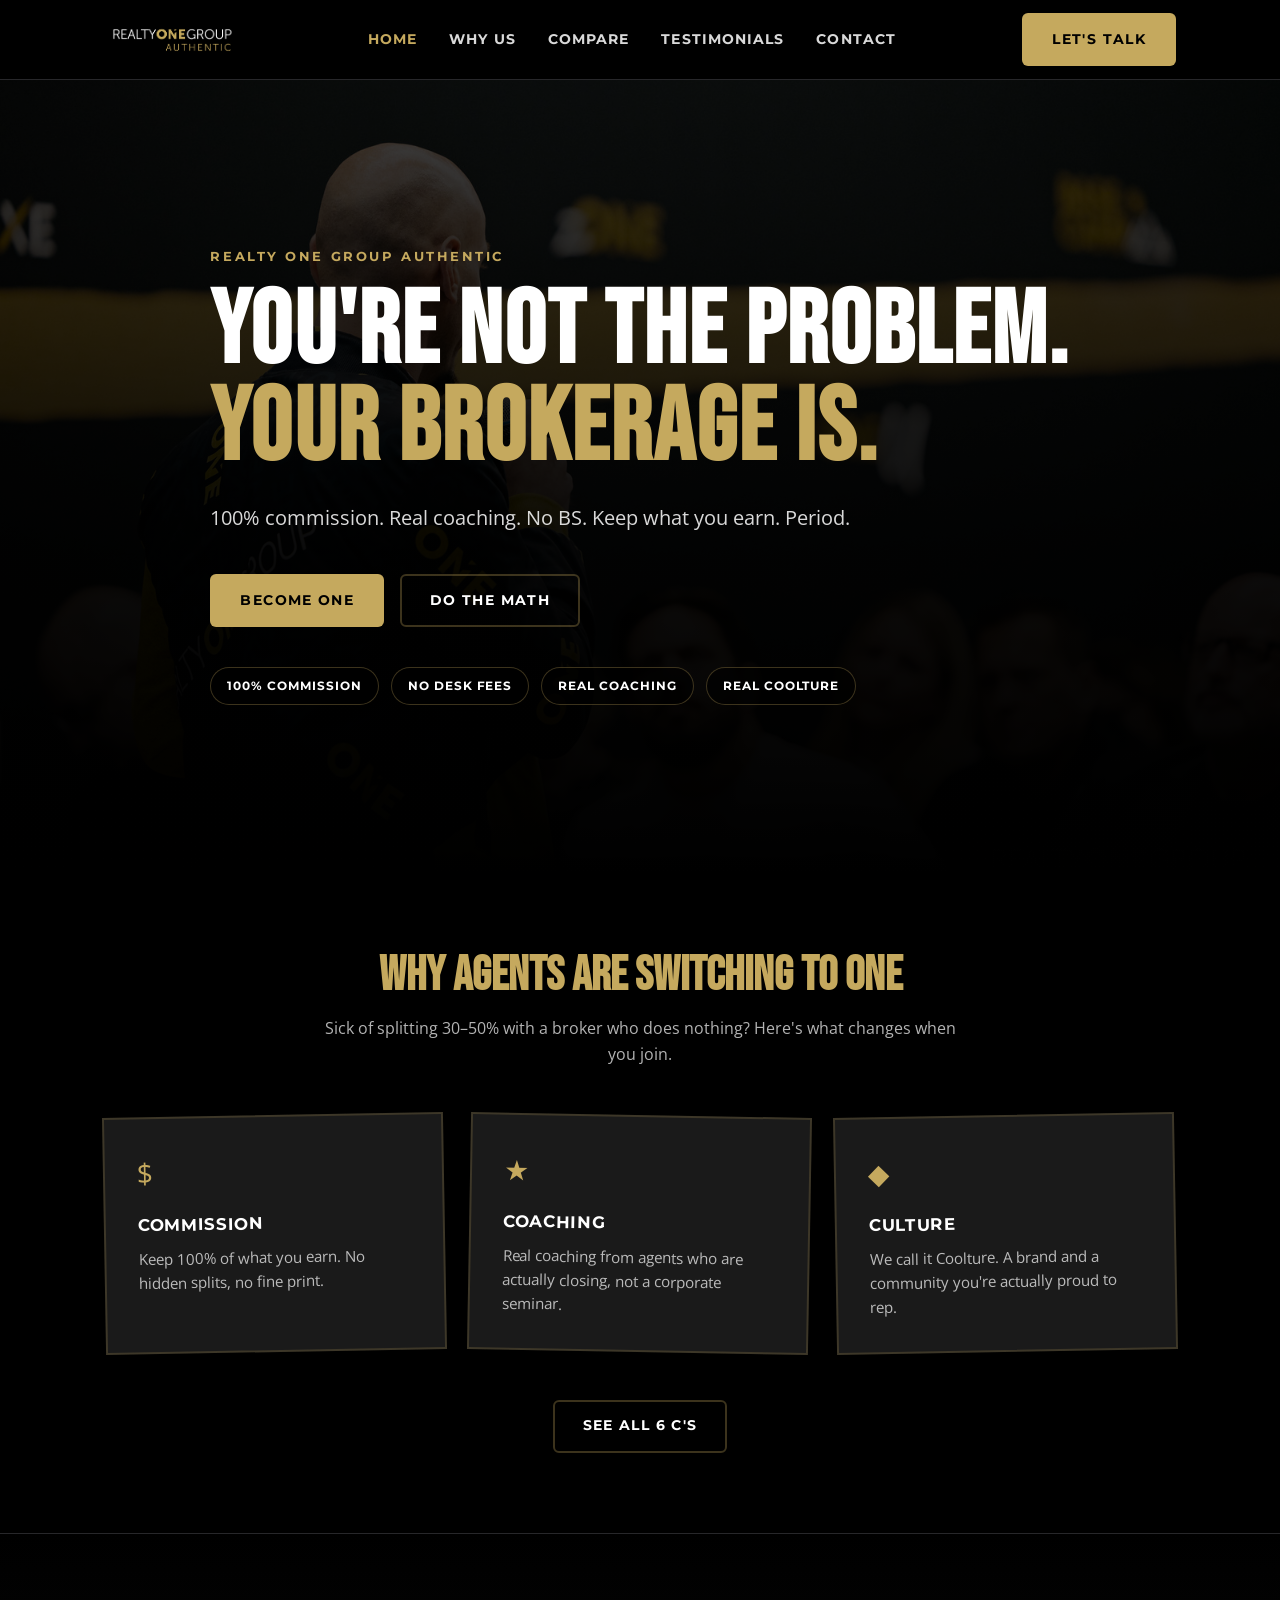
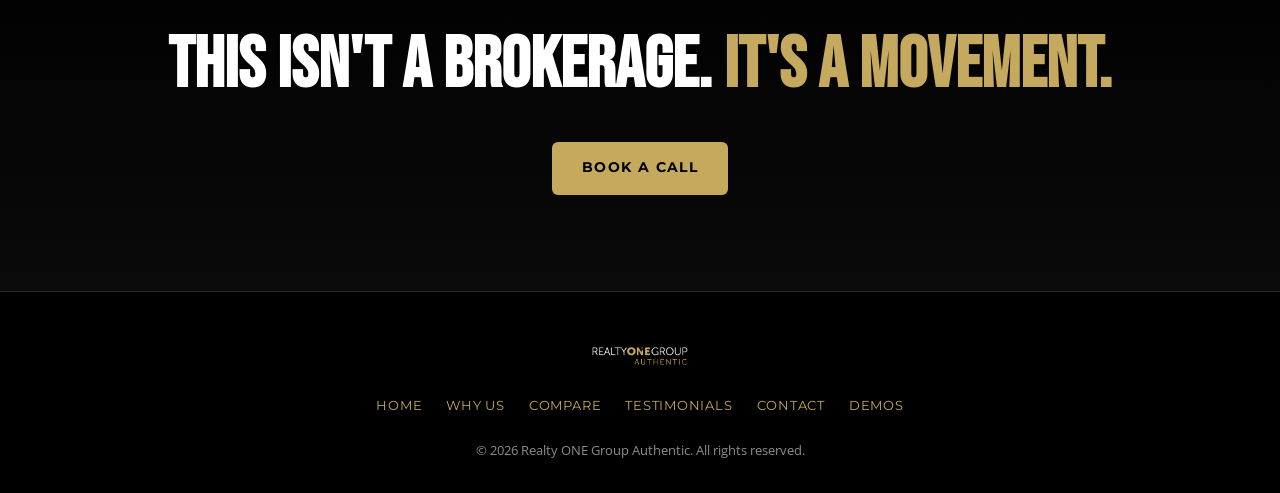
<file: index.html>
<!DOCTYPE html>
<html lang="en">
<head>
<meta charset="UTF-8">
<meta name="viewport" content="width=device-width, initial-scale=1.0">
<title>Realty ONE Group Authentic</title>
<meta name="description" content="100% commission. Real coaching. No BS. Realty ONE Group Authentic is recruiting agents who are done splitting their check with a brokerage that gives nothing back.">
<link rel="icon" href="assets/favicon.png">
<link rel="stylesheet" href="styles.css">
</head>
<body>

<header class="site-header">
  <div class="container">
    <a class="logo" href="index.html"><img src="assets/logo-authentic.png" alt="Realty ONE Group Authentic"></a>
    <nav class="site-nav">
      <a class="nav-link active" href="index.html">Home</a>
      <a class="nav-link" href="why-us.html">Why Us</a>
      <a class="nav-link" href="compare.html">Compare</a>
      <a class="nav-link" href="testimonials.html">Testimonials</a>
      <a class="nav-link" href="contact.html">Contact</a>
    </nav>
    <a class="btn btn-gold nav-desktop-cta" href="contact.html">Let's Talk</a>
    <button class="nav-toggle" aria-label="Toggle navigation">Menu</button>
  </div>
</header>

<section class="hero" style="background-image: url('assets/hero-basecamp.jpg');">
  <div class="container">
    <p class="eyebrow">Realty ONE Group Authentic</p>
    <h1 class="display">
      You're Not the Problem.
      <span class="gold-line">Your Brokerage Is.</span>
    </h1>
    <p class="lead">100% commission. Real coaching. No BS. Keep what you earn. Period.</p>
    <div class="cta-row">
      <a class="btn btn-gold" href="contact.html">Become One</a>
      <a class="btn btn-outline" href="compare.html">Do the Math</a>
    </div>
    <div class="pill-row">
      <span class="pill">100% Commission</span>
      <span class="pill">No Desk Fees</span>
      <span class="pill">Real Coaching</span>
      <span class="pill">Real Coolture</span>
    </div>
  </div>
</section>

<section>
  <div class="container">
    <div class="section-heading">
      <h2 class="display">Why Agents Are Switching to ONE</h2>
      <p>Sick of splitting 30&ndash;50% with a broker who does nothing? Here's what changes when you join.</p>
    </div>
    <div class="card-grid">
      <div class="feature-card">
        <div class="icon">&#36;</div>
        <h3>Commission</h3>
        <p>Keep 100% of what you earn. No hidden splits, no fine print.</p>
      </div>
      <div class="feature-card">
        <div class="icon">&#9733;</div>
        <h3>Coaching</h3>
        <p>Real coaching from agents who are actually closing, not a corporate seminar.</p>
      </div>
      <div class="feature-card">
        <div class="icon">&#9670;</div>
        <h3>Culture</h3>
        <p>We call it Coolture. A brand and a community you're actually proud to rep.</p>
      </div>
    </div>
    <div class="cta-row" style="justify-content:center; margin-top: 3rem;">
      <a class="btn btn-outline" href="why-us.html">See All 6 C's</a>
    </div>
  </div>
</section>

<section class="final-cta">
  <div class="container">
    <h2 class="display">This isn't a brokerage.<span class="gold-line"> It's a movement.</span></h2>
    <div class="cta-row">
      <a class="btn btn-gold" href="contact.html">Book a Call</a>
    </div>
  </div>
</section>

<footer class="site-footer">
  <div class="container">
    <div class="logo"><img src="assets/logo-authentic.png" alt="Realty ONE Group Authentic"></div>
    <nav>
      <a href="index.html">Home</a>
      <a href="why-us.html">Why Us</a>
      <a href="compare.html">Compare</a>
      <a href="testimonials.html">Testimonials</a>
      <a href="contact.html">Contact</a>
      <a href="demos/index.html">Demos</a>
    </nav>
    <p class="legal">&copy; 2026 Realty ONE Group Authentic. All rights reserved.</p>
  </div>
</footer>

<script src="nav.js"></script>
</body>
</html>
</file>
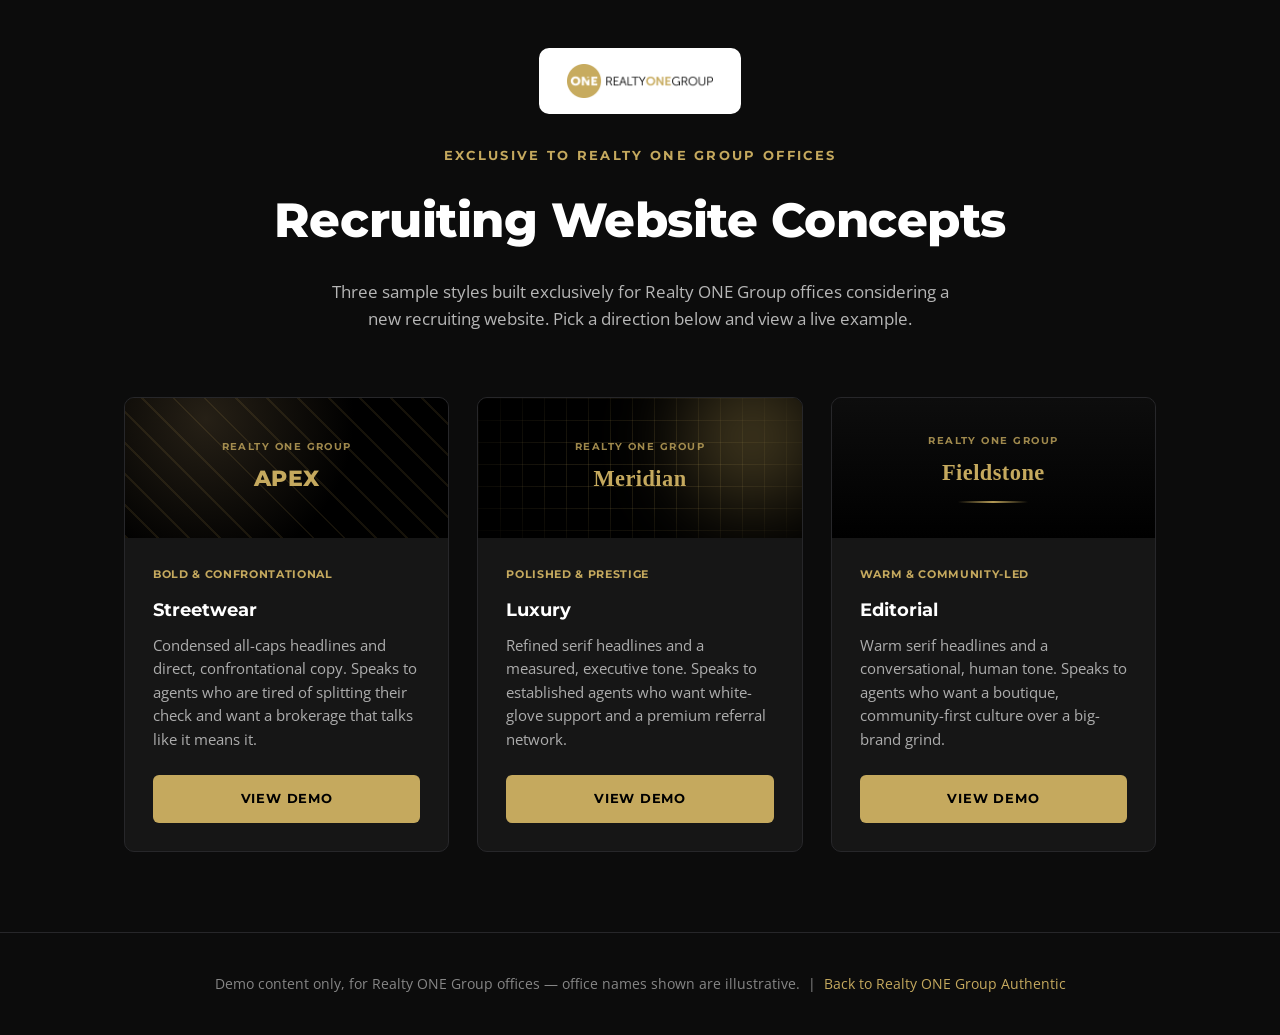
<file: demos/index.html>
<!DOCTYPE html>
<html lang="en">
<head>
<meta charset="UTF-8">
<meta name="viewport" content="width=device-width, initial-scale=1.0">
<title>Recruiting Website Demos | Realty ONE Group Authentic</title>
<meta name="description" content="Exclusive recruiting website concepts available to Realty ONE Group offices.">
<link rel="stylesheet" href="https://fonts.googleapis.com/css2?family=Montserrat:wght@500;600;700;800&family=Open+Sans:wght@400;600&display=swap">
<style>
  * { margin:0; padding:0; box-sizing:border-box; }
  body { background:#0c0c0c; color:#fff; font-family:'Open Sans', sans-serif; line-height:1.6; }
  img { max-width:100%; display:block; }
  a { color:inherit; text-decoration:none; }
  .container { max-width:1080px; margin:0 auto; padding:0 1.5rem; }
  header { padding:3rem 0 2rem; text-align:center; }
  .corp-logo-wrap { display:inline-flex; align-items:center; background:#fff; border-radius:10px; padding:1rem 1.75rem; margin-bottom:2rem; }
  .corp-logo { height:34px; }
  .eyebrow { font-family:'Montserrat',sans-serif; font-size:0.8rem; font-weight:700; letter-spacing:0.18em; text-transform:uppercase; color:#c5a95e; margin-bottom:1rem; }
  h1 { font-family:'Montserrat',sans-serif; font-weight:800; font-size:clamp(2rem,5vw,3rem); letter-spacing:-0.01em; }
  .lead { max-width:620px; margin:1.25rem auto 0; color:rgba(255,255,255,.7); font-size:1.05rem; }
  main { padding:2rem 0 5rem; }
  .grid { display:grid; grid-template-columns:repeat(auto-fit,minmax(280px,1fr)); gap:1.75rem; }
  .demo-card { background:#161616; border:1px solid #27272a; border-radius:10px; overflow:hidden; display:flex; flex-direction:column; transition:border-color .2s; }
  .demo-card:hover { border-color:#c5a95e; }
  .swatch { position:relative; overflow:hidden; height:140px; display:flex; flex-direction:column; align-items:center; justify-content:center; gap:0.35rem; }
  .swatch > * { position:relative; z-index:1; }
  .swatch small { font-family:'Montserrat',sans-serif; font-size:0.65rem; font-weight:700; letter-spacing:0.14em; text-transform:uppercase; color:#c5a95e; opacity:0.8; }
  .swatch b { font-size:1.4rem; letter-spacing:0.02em; color:#c5a95e; }

  /* Streetwear: diagonal gold stripes over a radial spotlight */
  .swatch.streetwear { background: radial-gradient(circle at 25% 15%, #262016 0%, #000 55%); }
  .swatch.streetwear::before { content:''; position:absolute; inset:-20%; background:repeating-linear-gradient(45deg, rgba(216,178,92,.1) 0px, rgba(216,178,92,.1) 2px, transparent 2px, transparent 22px); }
  .swatch.streetwear b { font-family:'Montserrat',sans-serif; font-weight:800; text-transform:uppercase; }

  /* Luxury: gold grid + soft blur orb */
  .swatch.luxury { background:#000; }
  .swatch.luxury::before { content:''; position:absolute; inset:0; background-image: linear-gradient(rgba(197,169,94,.14) 1px, transparent 1px), linear-gradient(90deg, rgba(197,169,94,.14) 1px, transparent 1px); background-size:22px 22px; mask-image: radial-gradient(ellipse 70% 80% at 50% 50%, #000 30%, transparent 100%); }
  .swatch.luxury::after { content:''; position:absolute; width:220px; height:220px; border-radius:50%; background:radial-gradient(circle, rgba(197,169,94,.4), transparent 70%); filter:blur(30px); top:-70px; right:-60px; }
  .swatch.luxury b { font-family:Georgia, serif; }

  /* Editorial: gradient divider bar on a soft vertical wash */
  .swatch.editorial { background:linear-gradient(180deg, #0d0d0d 0%, #000 100%); flex-direction:column; }
  .swatch.editorial b { font-family:Georgia, serif; }
  .swatch.editorial .bar { width:70px; height:2px; background:linear-gradient(90deg, transparent, rgba(197,169,94,.9), transparent); margin-top:0.3rem; }
  .demo-body { padding:1.75rem; display:flex; flex-direction:column; flex:1; }
  .demo-body h3 { font-family:'Montserrat',sans-serif; font-weight:700; font-size:1.1rem; margin-bottom:0.6rem; }
  .demo-body p { color:rgba(255,255,255,.65); font-size:0.92rem; flex:1; }
  .demo-body .tag { display:inline-block; font-family:'Montserrat',sans-serif; font-size:0.7rem; font-weight:700; letter-spacing:0.06em; text-transform:uppercase; color:#c5a95e; margin-bottom:0.75rem; }
  .btn { display:inline-flex; align-items:center; justify-content:center; gap:0.5rem; font-family:'Montserrat',sans-serif; font-weight:700; font-size:0.8rem; letter-spacing:0.06em; text-transform:uppercase; padding:0.85rem 1.5rem; border-radius:6px; background:#c5a95e; color:#000; margin-top:1.5rem; }
  footer { padding:2.5rem 0; text-align:center; border-top:1px solid #27272a; color:rgba(255,255,255,.5); font-size:0.85rem; }
  footer a { color:#c5a95e; }
</style>
</head>
<body>

<header>
  <div class="container">
    <div class="corp-logo-wrap"><img class="corp-logo" src="../assets/realty-one-group-corporate-logo.png" alt="Realty ONE Group"></div>
    <p class="eyebrow">Exclusive to Realty ONE Group Offices</p>
    <h1>Recruiting Website Concepts</h1>
    <p class="lead">Three sample styles built exclusively for Realty ONE Group offices considering a new recruiting website. Pick a direction below and view a live example.</p>
  </div>
</header>

<main>
  <div class="container">
    <div class="grid">

      <div class="demo-card">
        <div class="swatch streetwear"><small>Realty ONE Group</small><b>Apex</b></div>
        <div class="demo-body">
          <span class="tag">Bold &amp; Confrontational</span>
          <h3>Streetwear</h3>
          <p>Condensed all-caps headlines and direct, confrontational copy. Speaks to agents who are tired of splitting their check and want a brokerage that talks like it means it.</p>
          <a class="btn" href="streetwear/index.html">View Demo</a>
        </div>
      </div>

      <div class="demo-card">
        <div class="swatch luxury"><small>Realty ONE Group</small><b>Meridian</b></div>
        <div class="demo-body">
          <span class="tag">Polished &amp; Prestige</span>
          <h3>Luxury</h3>
          <p>Refined serif headlines and a measured, executive tone. Speaks to established agents who want white-glove support and a premium referral network.</p>
          <a class="btn" href="luxury/index.html">View Demo</a>
        </div>
      </div>

      <div class="demo-card">
        <div class="swatch editorial"><small>Realty ONE Group</small><b>Fieldstone</b><div class="bar"></div></div>
        <div class="demo-body">
          <span class="tag">Warm &amp; Community-Led</span>
          <h3>Editorial</h3>
          <p>Warm serif headlines and a conversational, human tone. Speaks to agents who want a boutique, community-first culture over a big-brand grind.</p>
          <a class="btn" href="editorial/index.html">View Demo</a>
        </div>
      </div>

    </div>
  </div>
</main>

<footer>
  <div class="container">
    Demo content only, for Realty ONE Group offices &mdash; office names shown are illustrative. &nbsp;|&nbsp; <a href="../index.html">Back to Realty ONE Group Authentic</a>
  </div>
</footer>

</body>
</html>
</file>
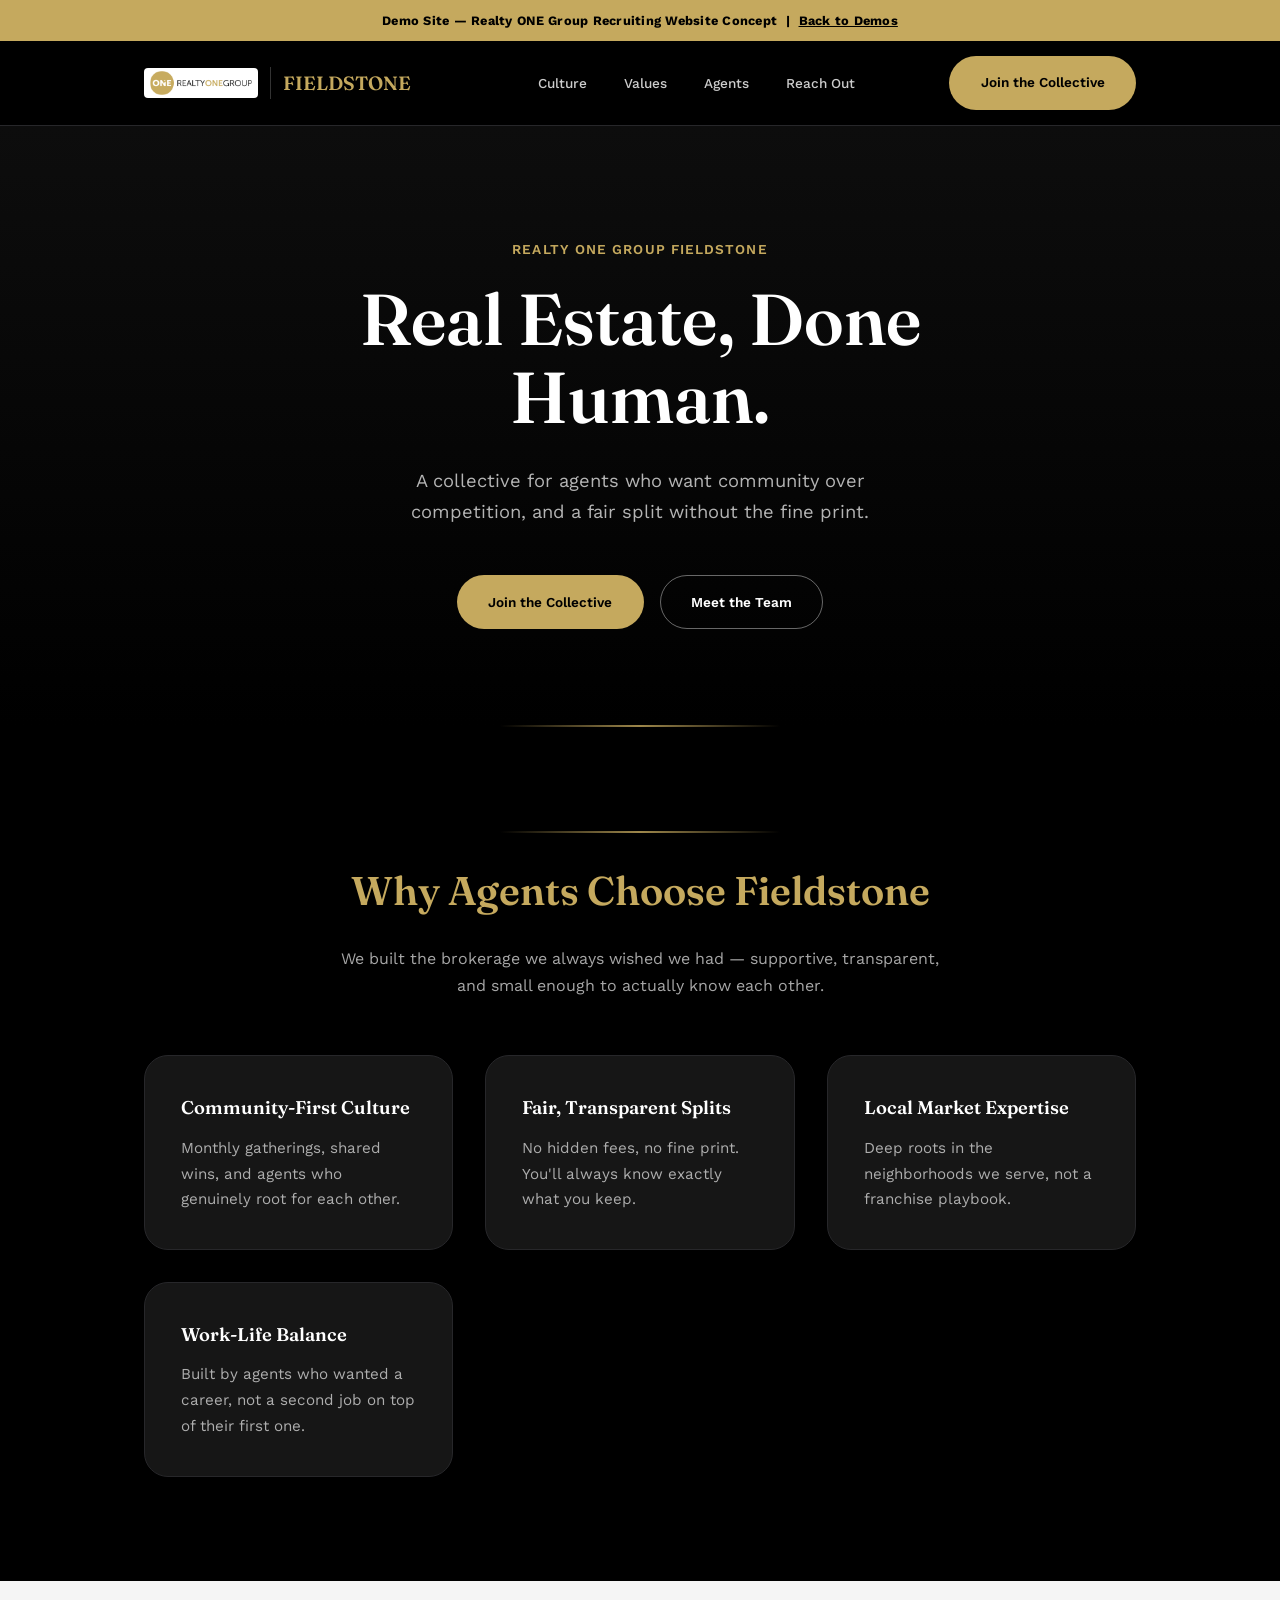
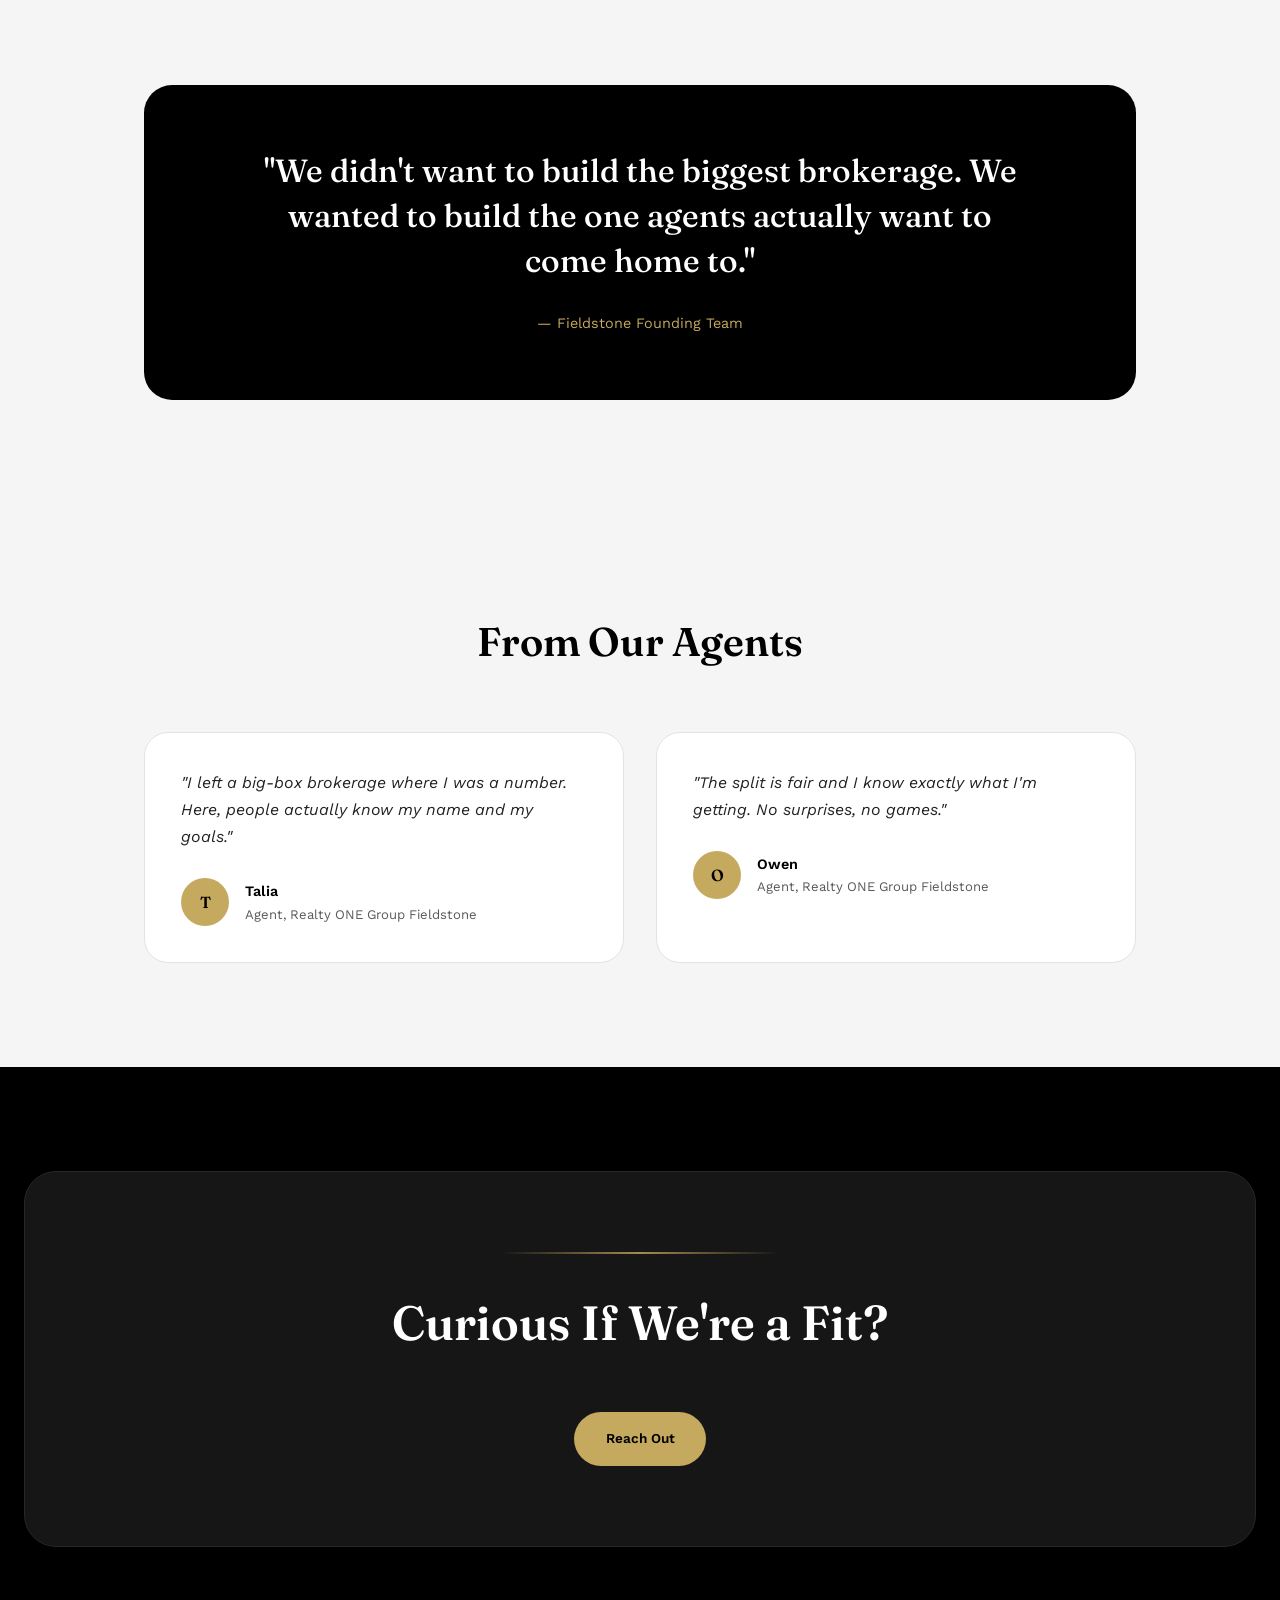
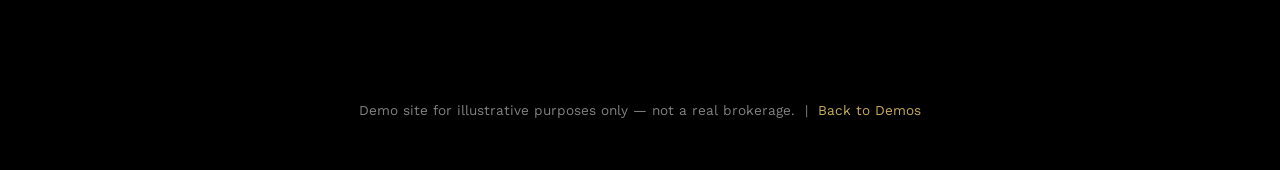
<file: demos/editorial/index.html>
<!DOCTYPE html>
<html lang="en">
<head>
<meta charset="UTF-8">
<meta name="viewport" content="width=device-width, initial-scale=1.0">
<title>Realty ONE Group Fieldstone — Recruiting Site Demo</title>
<meta name="description" content="Demo recruiting website for Realty ONE Group offices: warm, community-first tone in black and gold.">
<link rel="stylesheet" href="https://fonts.googleapis.com/css2?family=Fraunces:opsz,wght@9..144,500;9..144,600&family=Work+Sans:wght@400;500;600&display=swap">
<style>
  * { margin:0; padding:0; box-sizing:border-box; }
  body { background:#000; color:#fff; font-family:'Work Sans', sans-serif; line-height:1.7; }
  img { max-width:100%; display:block; }
  a { color:inherit; text-decoration:none; }
  .container { max-width:1040px; margin:0 auto; padding:0 1.5rem; }
  .demo-banner { background:#c5a95e; color:#000; text-align:center; padding:0.6rem 1rem; font-size:0.8rem; font-weight:700; letter-spacing:0.02em; }
  .demo-banner a { text-decoration:underline; }
  header { position:sticky; top:0; z-index:50; background:#000; border-bottom:1px solid #27272a; }
  header .container { height:84px; display:flex; align-items:center; justify-content:space-between; }
  .logo-lockup { display:flex; align-items:center; gap:0.75rem; }
  .logo-lockup img { height:30px; background:#fff; border-radius:4px; padding:0.2rem 0.4rem; }
  .logo-lockup .suffix { font-family:'Fraunces',serif; font-weight:600; font-size:1.2rem; color:#c5a95e; border-left:1px solid #333; padding-left:0.75rem; }
  nav a { font-size:0.85rem; font-weight:500; color:rgba(255,255,255,.8); margin-left:2rem; }
  nav a:hover { color:#c5a95e; }
  .btn { display:inline-flex; align-items:center; gap:0.5rem; font-size:0.85rem; font-weight:600; padding:0.9rem 1.9rem; border-radius:999px; border:1px solid transparent; }
  .btn-gold { background:#c5a95e; color:#000; }
  .btn-outline { border-color:rgba(255,255,255,.4); color:#fff; }

  /* Gradient divider bars — Fieldstone's signature texture */
  .divider-bar { height:2px; max-width:280px; margin:0 auto; background:linear-gradient(90deg, transparent, rgba(197,169,94,.8), transparent); }

  .hero { padding:7rem 0 6rem; background: linear-gradient(180deg, #0d0d0d 0%, #000 100%); text-align:center; }
  .eyebrow { font-size:0.85rem; font-weight:600; letter-spacing:0.08em; text-transform:uppercase; color:#c5a95e; margin-bottom:1.25rem; }
  h1 { font-family:'Fraunces',serif; font-weight:600; font-size:clamp(2.5rem,6vw,4.5rem); line-height:1.08; max-width:780px; margin:0 auto; }
  .lead { font-size:1.15rem; color:rgba(255,255,255,.7); max-width:540px; margin:1.75rem auto 0; }
  .cta-row { display:flex; gap:1rem; flex-wrap:wrap; justify-content:center; margin-top:3rem; }
  section { padding:6.5rem 0; }
  .section-heading { max-width:600px; margin:0 auto 3.5rem; text-align:center; }
  .section-heading .divider-bar { margin-bottom:1.5rem; }
  .section-heading h2 { font-family:'Fraunces',serif; font-weight:600; font-size:clamp(1.9rem,3.5vw,2.5rem); color:#c5a95e; }
  .section-heading p { margin-top:1.25rem; color:rgba(255,255,255,.65); }
  .grid { display:grid; grid-template-columns:repeat(auto-fit,minmax(230px,1fr)); gap:2rem; }
  .card { background:#161616; border:1px solid #27272a; border-radius:24px; padding:2.25rem; }
  .card h3 { font-family:'Fraunces',serif; font-weight:600; font-size:1.15rem; margin-bottom:0.75rem; }
  .card p { color:rgba(255,255,255,.65); font-size:0.95rem; }
  .pull-quote-section { background:#f5f5f5; }
  .pull-quote { background:#000; color:#fff; border-radius:28px; padding:4rem 3rem; text-align:center; }
  .pull-quote p { font-family:'Fraunces',serif; font-weight:500; font-size:clamp(1.4rem,3vw,2rem); line-height:1.4; max-width:760px; margin:0 auto; }
  .pull-quote span { display:block; margin-top:1.75rem; font-family:'Work Sans',sans-serif; font-size:0.9rem; color:#c5a95e; }
  .testi-section { background:#f5f5f5; color:#000; }
  .testi-section .section-heading h2 { color:#000; }
  .testi-section .section-heading p { color:#595959; }
  .testi { background:#fff; border:1px solid #e3e3e3; border-radius:24px; padding:2.25rem; }
  .testi .quote { font-style:italic; color:#222; margin-bottom:1.75rem; }
  .avatar { width:48px; height:48px; border-radius:50%; background:#c5a95e; color:#000; font-family:'Fraunces',serif; font-weight:600; display:flex; align-items:center; justify-content:center; }
  .agent-row { display:flex; align-items:center; gap:1rem; }
  .name { font-weight:600; font-size:0.9rem; color:#000; }
  .role { font-size:0.82rem; color:#595959; }
  .final { text-align:center; background:#161616; border:1px solid #27272a; border-radius:32px; margin:0 1.5rem; padding:5rem 2rem; }
  .final h2 { font-family:'Fraunces',serif; font-weight:600; font-size:clamp(2rem,4.5vw,3rem); }
  .final .cta-row { justify-content:center; }
  footer { padding:3rem 0; text-align:center; color:rgba(255,255,255,.5); font-size:0.85rem; }
  footer a { color:#c5a95e; }
  @media (max-width:780px){ nav { display:none; } }
</style>
</head>
<body>

<div class="demo-banner">Demo Site &mdash; Realty ONE Group Recruiting Website Concept &nbsp;|&nbsp; <a href="../index.html">Back to Demos</a></div>

<header>
  <div class="container">
    <div class="logo-lockup"><img src="../../assets/realty-one-group-corporate-logo.png" alt="Realty ONE Group"><span class="suffix">FIELDSTONE</span></div>
    <nav>
      <a href="#culture">Culture</a>
      <a href="#values">Values</a>
      <a href="#agents">Agents</a>
      <a href="#join">Reach Out</a>
    </nav>
    <a class="btn btn-gold" href="#join">Join the Collective</a>
  </div>
</header>

<section class="hero">
  <div class="container">
    <p class="eyebrow">Realty ONE Group Fieldstone</p>
    <h1>Real Estate, Done Human.</h1>
    <p class="lead">A collective for agents who want community over competition, and a fair split without the fine print.</p>
    <div class="cta-row">
      <a class="btn btn-gold" href="#join">Join the Collective</a>
      <a class="btn btn-outline" href="#culture">Meet the Team</a>
    </div>
  </div>
</section>

<div class="divider-bar"></div>

<section id="culture">
  <div class="container">
    <div class="section-heading">
      <div class="divider-bar"></div>
      <h2>Why Agents Choose Fieldstone</h2>
      <p>We built the brokerage we always wished we had &mdash; supportive, transparent, and small enough to actually know each other.</p>
    </div>
    <div class="grid">
      <div class="card"><h3>Community-First Culture</h3><p>Monthly gatherings, shared wins, and agents who genuinely root for each other.</p></div>
      <div class="card"><h3>Fair, Transparent Splits</h3><p>No hidden fees, no fine print. You'll always know exactly what you keep.</p></div>
      <div class="card"><h3>Local Market Expertise</h3><p>Deep roots in the neighborhoods we serve, not a franchise playbook.</p></div>
      <div class="card"><h3>Work-Life Balance</h3><p>Built by agents who wanted a career, not a second job on top of their first one.</p></div>
    </div>
  </div>
</section>

<section id="values" class="pull-quote-section">
  <div class="container">
    <div class="pull-quote">
      <p>"We didn't want to build the biggest brokerage. We wanted to build the one agents actually want to come home to."</p>
      <span>&mdash; Fieldstone Founding Team</span>
    </div>
  </div>
</section>

<section id="agents" class="testi-section">
  <div class="container">
    <div class="section-heading">
      <h2>From Our Agents</h2>
    </div>
    <div class="grid">
      <div class="testi">
        <p class="quote">"I left a big-box brokerage where I was a number. Here, people actually know my name and my goals."</p>
        <div class="agent-row"><div class="avatar">T</div><div><div class="name">Talia</div><div class="role">Agent, Realty ONE Group Fieldstone</div></div></div>
      </div>
      <div class="testi">
        <p class="quote">"The split is fair and I know exactly what I'm getting. No surprises, no games."</p>
        <div class="agent-row"><div class="avatar">O</div><div><div class="name">Owen</div><div class="role">Agent, Realty ONE Group Fieldstone</div></div></div>
      </div>
    </div>
  </div>
</section>

<section id="join">
  <div class="final">
    <div class="divider-bar" style="margin-bottom:1.75rem;"></div>
    <h2>Curious If We're a Fit?</h2>
    <div class="cta-row">
      <a class="btn btn-gold" href="mailto:demo@example.com">Reach Out</a>
    </div>
  </div>
</section>

<footer>
  Demo site for illustrative purposes only &mdash; not a real brokerage. &nbsp;|&nbsp; <a href="../index.html">Back to Demos</a>
</footer>

</body>
</html>
</file>
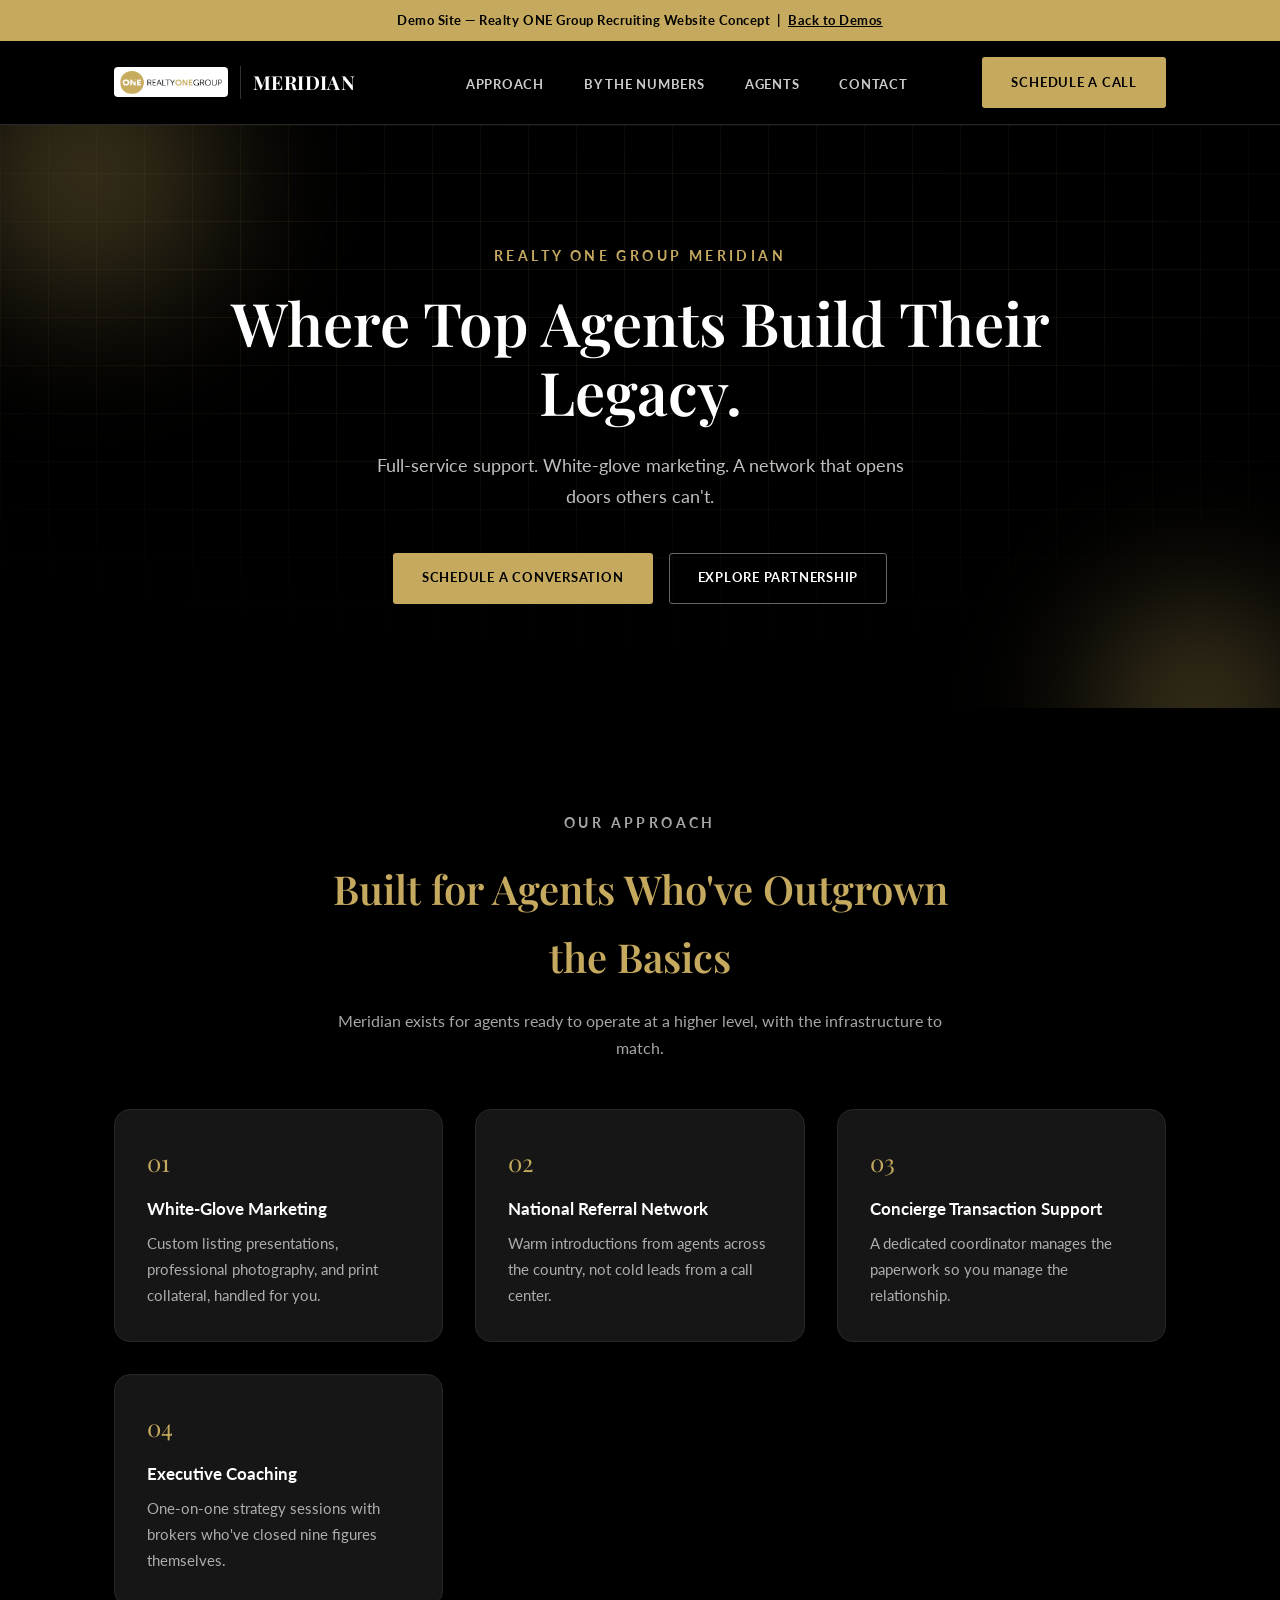
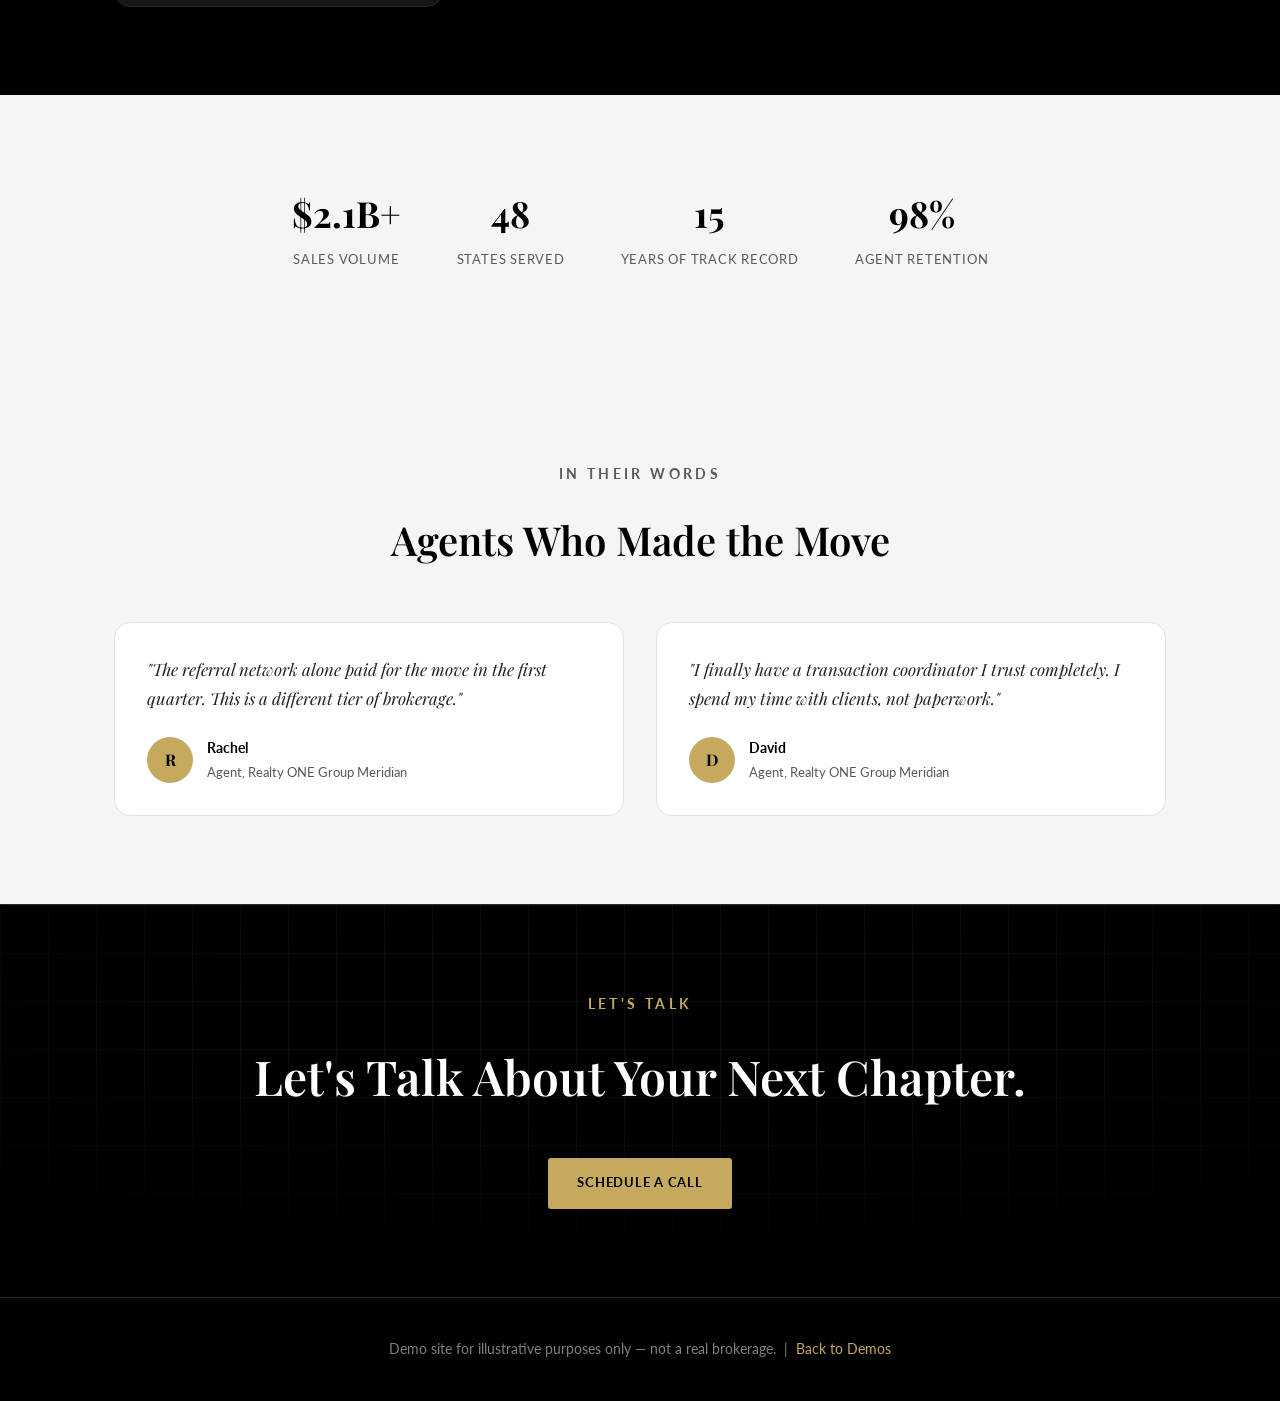
<file: demos/luxury/index.html>
<!DOCTYPE html>
<html lang="en">
<head>
<meta charset="UTF-8">
<meta name="viewport" content="width=device-width, initial-scale=1.0">
<title>Realty ONE Group Meridian — Recruiting Site Demo</title>
<meta name="description" content="Demo recruiting website for Realty ONE Group offices: polished black-and-gold luxury style.">
<link rel="stylesheet" href="https://fonts.googleapis.com/css2?family=Playfair+Display:wght@500;600;700&family=Lato:wght@400;700&display=swap">
<style>
  * { margin:0; padding:0; box-sizing:border-box; }
  body { background:#000; color:#fff; font-family:'Lato', sans-serif; line-height:1.7; }
  img { max-width:100%; display:block; }
  a { color:inherit; text-decoration:none; }
  .container { max-width:1100px; margin:0 auto; padding:0 1.5rem; position:relative; z-index:1; }
  .demo-banner { background:#c5a95e; color:#000; text-align:center; padding:0.6rem 1rem; font-size:0.8rem; font-weight:700; letter-spacing:0.04em; }
  .demo-banner a { text-decoration:underline; }
  header { position:sticky; top:0; z-index:50; height:84px; background:#000; border-bottom:1px solid #27272a; }
  header .container { height:100%; display:flex; align-items:center; justify-content:space-between; }
  .logo-lockup { display:flex; align-items:center; gap:0.75rem; }
  .logo-lockup img { height:30px; background:#fff; border-radius:4px; padding:0.2rem 0.4rem; }
  .logo-lockup .suffix { font-family:'Playfair Display',serif; font-weight:700; letter-spacing:0.02em; font-size:1.2rem; color:#fff; border-left:1px solid #333; padding-left:0.75rem; }
  nav a { font-size:0.8rem; font-weight:700; letter-spacing:0.06em; text-transform:uppercase; color:rgba(255,255,255,.8); margin-left:2.25rem; }
  nav a:hover { color:#c5a95e; }
  .btn { display:inline-flex; align-items:center; gap:0.5rem; font-size:0.8rem; font-weight:700; letter-spacing:0.06em; text-transform:uppercase; padding:0.85rem 1.75rem; border-radius:3px; border:1px solid transparent; }
  .btn-gold { background:#c5a95e; color:#000; }
  .btn-outline-white { border-color:rgba(255,255,255,.4); color:#fff; }

  /* Gold grid + blur orbs — Meridian's signature texture */
  .grid-texture { position:relative; overflow:hidden; }
  .grid-texture::before {
    content:''; position:absolute; inset:0; z-index:0;
    background-image:
      linear-gradient(rgba(197,169,94,.08) 1px, transparent 1px),
      linear-gradient(90deg, rgba(197,169,94,.08) 1px, transparent 1px);
    background-size: 48px 48px;
    mask-image: radial-gradient(ellipse 80% 60% at 50% 30%, #000 40%, transparent 100%);
  }
  .orb { position:absolute; border-radius:50%; background:radial-gradient(circle, rgba(197,169,94,.35), transparent 70%); filter:blur(50px); z-index:0; }
  .orb-1 { width:420px; height:420px; top:-160px; left:-120px; }
  .orb-2 { width:360px; height:360px; bottom:-180px; right:-100px; }

  .hero { position:relative; padding:7.5rem 0 6.5rem; background:#000; color:#fff; text-align:center; }
  .eyebrow { font-size:0.85rem; font-weight:700; letter-spacing:0.25em; text-transform:uppercase; color:#c5a95e; margin-bottom:1.25rem; }
  h1 { font-family:'Playfair Display',serif; font-weight:600; font-size:clamp(2.25rem,5.5vw,3.75rem); line-height:1.15; max-width:820px; margin:0 auto; }
  .lead { font-size:1.15rem; color:rgba(255,255,255,.75); max-width:560px; margin:1.5rem auto 0; }
  .cta-row { display:flex; gap:1rem; flex-wrap:wrap; justify-content:center; margin-top:2.5rem; }
  section { padding:5.5rem 0; position:relative; }
  .section-heading { text-align:center; max-width:620px; margin:0 auto 3rem; }
  .section-heading h2 { font-family:'Playfair Display',serif; font-weight:600; font-size:clamp(1.9rem,3.5vw,2.5rem); color:#c5a95e; }
  .section-heading p { margin-top:1rem; color:rgba(255,255,255,.65); }
  .grid { display:grid; grid-template-columns:repeat(auto-fit,minmax(240px,1fr)); gap:2rem; }
  .card { padding:2rem; background:#161616; border:1px solid #27272a; border-radius:16px; }
  .card .num { font-family:'Playfair Display',serif; font-size:1.5rem; color:#c5a95e; margin-bottom:0.75rem; }
  .card h3 { font-size:1.05rem; font-weight:700; margin-bottom:0.5rem; }
  .card p { color:rgba(255,255,255,.65); font-size:0.95rem; }
  .stats-band { background:#f5f5f5; color:#000; }
  .stats-band .section-heading h2 { color:#000; }
  .stats-band .section-heading p { color:#595959; }
  .stats { display:flex; flex-wrap:wrap; justify-content:center; gap:3.5rem; text-align:center; }
  .stat b { display:block; font-family:'Playfair Display',serif; font-size:2.25rem; color:#000; }
  .stat span { font-size:0.8rem; letter-spacing:0.06em; text-transform:uppercase; color:#595959; }
  .testi-section { background:#f5f5f5; color:#000; }
  .testi-section .section-heading h2 { color:#000; }
  .testi-section .section-heading p { color:#595959; }
  .testi { background:#fff; border:1px solid #e3e3e3; border-radius:16px; padding:2rem; }
  .testi .quote { font-family:'Playfair Display',serif; font-style:italic; color:#222; margin-bottom:1.5rem; font-size:1.05rem; }
  .avatar { width:46px; height:46px; border-radius:50%; background:#c5a95e; color:#000; font-family:'Playfair Display',serif; font-weight:700; display:flex; align-items:center; justify-content:center; }
  .agent-row { display:flex; align-items:center; gap:0.9rem; }
  .name { font-weight:700; font-size:0.9rem; color:#000; }
  .role { font-size:0.82rem; color:#595959; }
  .final { background:#000; color:#fff; text-align:center; border-top:1px solid #27272a; }
  .final h2 { font-family:'Playfair Display',serif; font-weight:600; font-size:clamp(1.9rem,4vw,3rem); }
  footer { padding:2.5rem 0; text-align:center; color:rgba(255,255,255,.5); font-size:0.85rem; border-top:1px solid #27272a; }
  footer a { color:#c5a95e; }
  @media (max-width:780px){ nav { display:none; } }
</style>
</head>
<body>

<div class="demo-banner">Demo Site &mdash; Realty ONE Group Recruiting Website Concept &nbsp;|&nbsp; <a href="../index.html">Back to Demos</a></div>

<header>
  <div class="container">
    <div class="logo-lockup"><img src="../../assets/realty-one-group-corporate-logo.png" alt="Realty ONE Group"><span class="suffix">MERIDIAN</span></div>
    <nav>
      <a href="#approach">Approach</a>
      <a href="#numbers">By the Numbers</a>
      <a href="#agents">Agents</a>
      <a href="#join">Contact</a>
    </nav>
    <a class="btn btn-gold" href="#join">Schedule a Call</a>
  </div>
</header>

<section class="hero grid-texture">
  <div class="orb orb-1"></div>
  <div class="orb orb-2"></div>
  <div class="container">
    <p class="eyebrow">Realty ONE Group Meridian</p>
    <h1>Where Top Agents Build Their Legacy.</h1>
    <p class="lead">Full-service support. White-glove marketing. A network that opens doors others can't.</p>
    <div class="cta-row">
      <a class="btn btn-gold" href="#join">Schedule a Conversation</a>
      <a class="btn btn-outline-white" href="#approach">Explore Partnership</a>
    </div>
  </div>
</section>

<section id="approach">
  <div class="container">
    <div class="section-heading">
      <p class="eyebrow">Our Approach</p>
      <h2>Built for Agents Who've Outgrown the Basics</h2>
      <p>Meridian exists for agents ready to operate at a higher level, with the infrastructure to match.</p>
    </div>
    <div class="grid">
      <div class="card"><div class="num">01</div><h3>White-Glove Marketing</h3><p>Custom listing presentations, professional photography, and print collateral, handled for you.</p></div>
      <div class="card"><div class="num">02</div><h3>National Referral Network</h3><p>Warm introductions from agents across the country, not cold leads from a call center.</p></div>
      <div class="card"><div class="num">03</div><h3>Concierge Transaction Support</h3><p>A dedicated coordinator manages the paperwork so you manage the relationship.</p></div>
      <div class="card"><div class="num">04</div><h3>Executive Coaching</h3><p>One-on-one strategy sessions with brokers who've closed nine figures themselves.</p></div>
    </div>
  </div>
</section>

<section id="numbers" class="stats-band">
  <div class="container">
    <div class="stats">
      <div class="stat"><b>$2.1B+</b><span>Sales Volume</span></div>
      <div class="stat"><b>48</b><span>States Served</span></div>
      <div class="stat"><b>15</b><span>Years of Track Record</span></div>
      <div class="stat"><b>98%</b><span>Agent Retention</span></div>
    </div>
  </div>
</section>

<section id="agents" class="testi-section">
  <div class="container">
    <div class="section-heading">
      <p class="eyebrow">In Their Words</p>
      <h2>Agents Who Made the Move</h2>
    </div>
    <div class="grid">
      <div class="testi">
        <p class="quote">"The referral network alone paid for the move in the first quarter. This is a different tier of brokerage."</p>
        <div class="agent-row"><div class="avatar">R</div><div><div class="name">Rachel</div><div class="role">Agent, Realty ONE Group Meridian</div></div></div>
      </div>
      <div class="testi">
        <p class="quote">"I finally have a transaction coordinator I trust completely. I spend my time with clients, not paperwork."</p>
        <div class="agent-row"><div class="avatar">D</div><div><div class="name">David</div><div class="role">Agent, Realty ONE Group Meridian</div></div></div>
      </div>
    </div>
  </div>
</section>

<section class="final grid-texture" id="join">
  <div class="container">
    <p class="eyebrow">Let's Talk</p>
    <h2>Let's Talk About Your Next Chapter.</h2>
    <div class="cta-row">
      <a class="btn btn-gold" href="mailto:demo@example.com">Schedule a Call</a>
    </div>
  </div>
</section>

<footer>
  Demo site for illustrative purposes only &mdash; not a real brokerage. &nbsp;|&nbsp; <a href="../index.html">Back to Demos</a>
</footer>

</body>
</html>
</file>
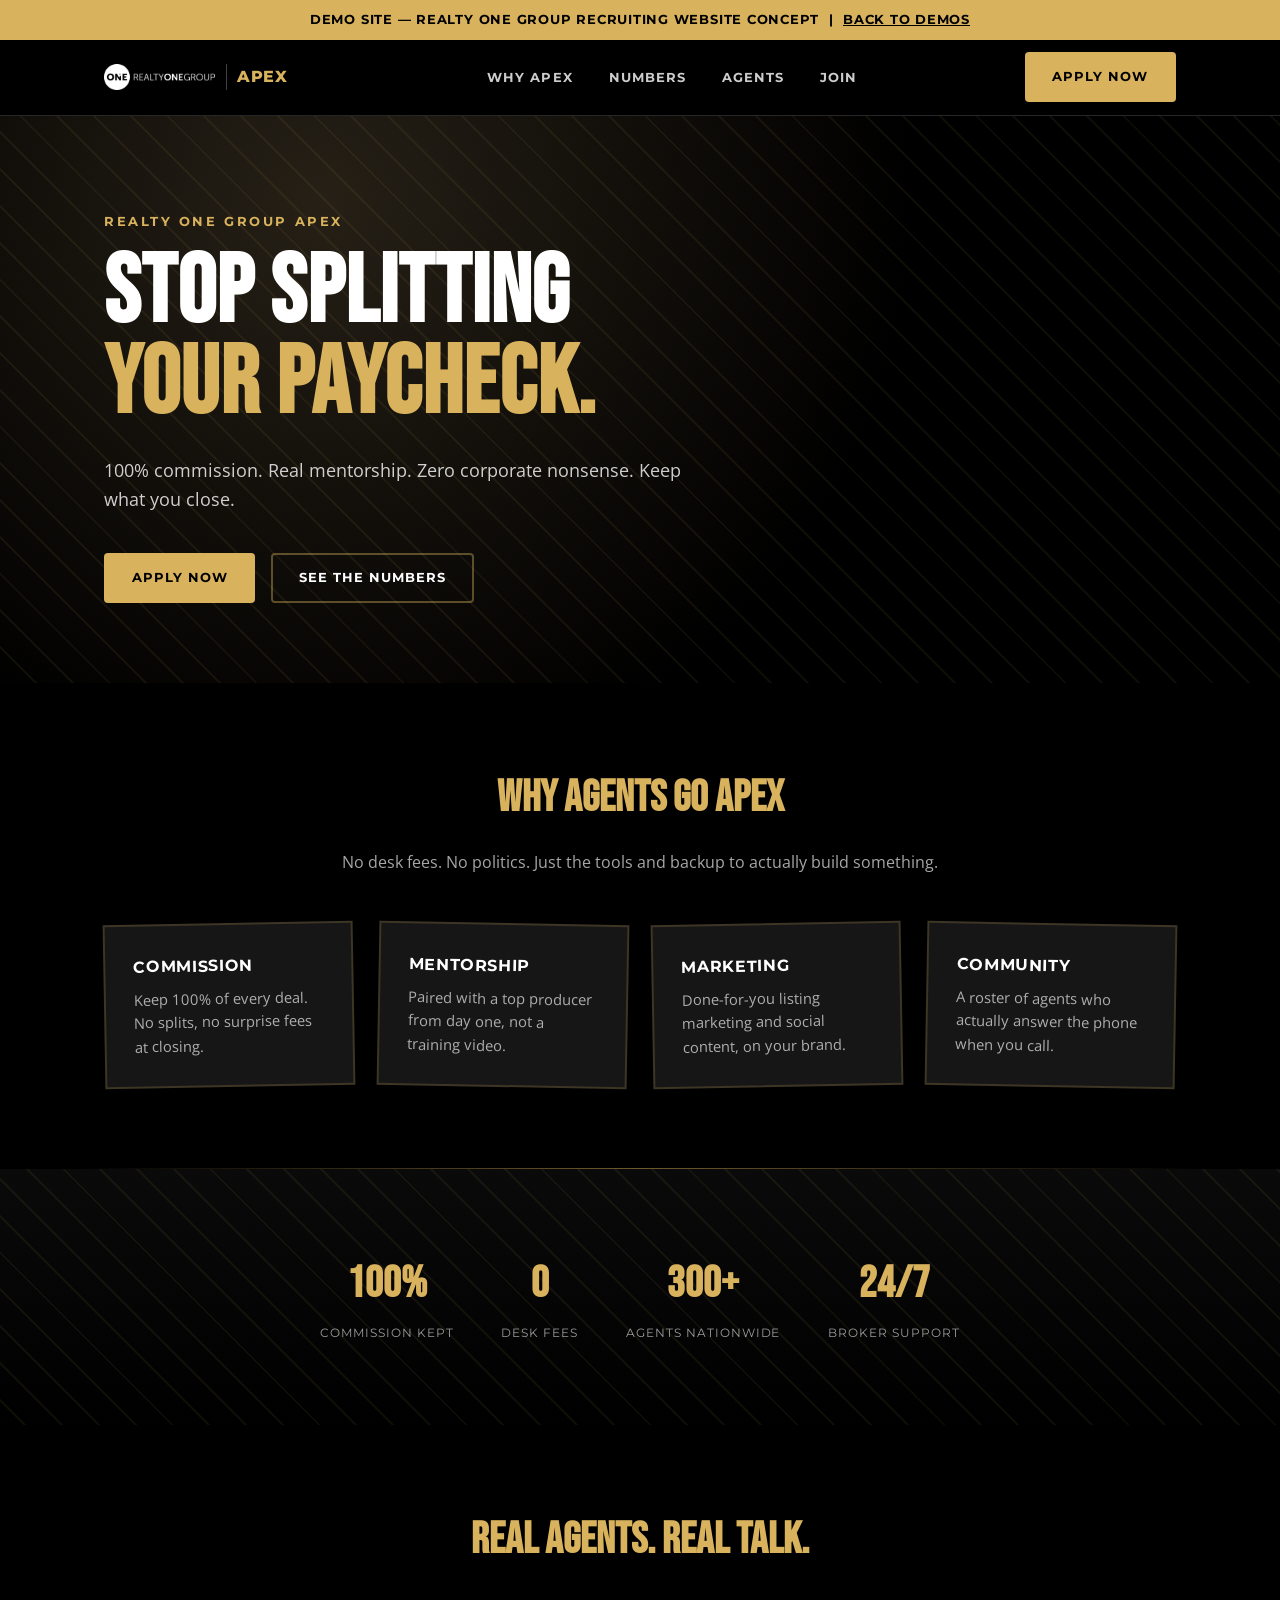
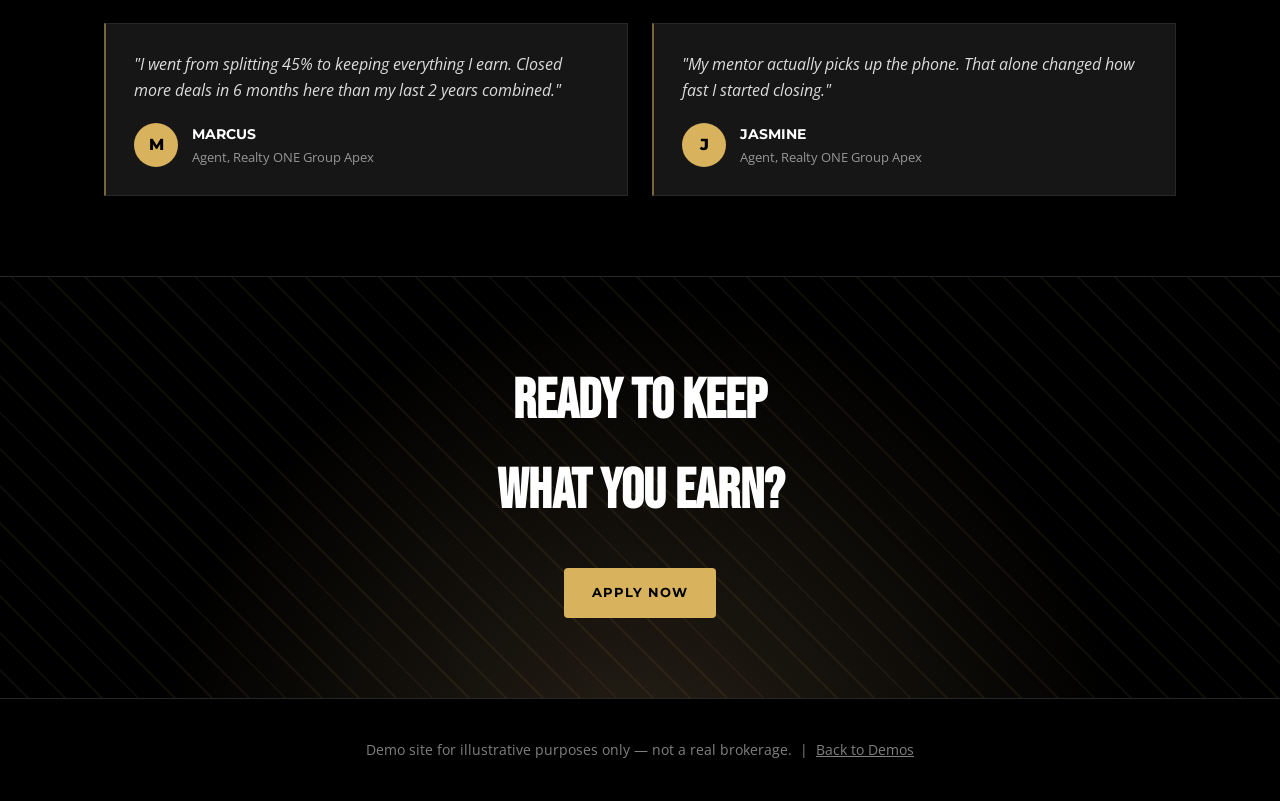
<file: demos/streetwear/index.html>
<!DOCTYPE html>
<html lang="en">
<head>
<meta charset="UTF-8">
<meta name="viewport" content="width=device-width, initial-scale=1.0">
<title>Realty ONE Group Apex — Recruiting Site Demo</title>
<meta name="description" content="Demo recruiting website for Realty ONE Group offices: bold, black-and-gold streetwear style.">
<link rel="stylesheet" href="https://fonts.googleapis.com/css2?family=Bebas+Neue&family=Montserrat:wght@600;700;800&family=Open+Sans:wght@400;600&display=swap">
<style>
  * { margin:0; padding:0; box-sizing:border-box; }
  body { background:#000; color:#fff; font-family:'Open Sans', sans-serif; line-height:1.6; }
  img { max-width:100%; display:block; }
  a { color:inherit; text-decoration:none; }
  .container { max-width:1120px; margin:0 auto; padding:0 1.5rem; position:relative; z-index:1; }
  .demo-banner { background:#d8b25c; color:#000; text-align:center; padding:0.6rem 1rem; font-family:'Montserrat',sans-serif; font-weight:700; font-size:0.8rem; letter-spacing:0.06em; text-transform:uppercase; }
  .demo-banner a { text-decoration:underline; }
  header { position:sticky; top:0; z-index:50; height:76px; background:#000; border-bottom:1px solid #27272a; }
  header .container { height:100%; display:flex; align-items:center; justify-content:space-between; }
  .logo-lockup { display:flex; align-items:center; gap:0.65rem; }
  .logo-lockup img { height:26px; filter:brightness(0) invert(1); }
  .logo-lockup .suffix { font-family:'Montserrat',sans-serif; font-weight:800; letter-spacing:0.04em; font-size:1rem; color:#d8b25c; border-left:1px solid rgba(255,255,255,.25); padding-left:0.65rem; }
  nav a { font-family:'Montserrat',sans-serif; font-size:0.8rem; font-weight:700; letter-spacing:0.08em; text-transform:uppercase; color:rgba(255,255,255,.8); margin-left:2rem; }
  nav a:hover { color:#d8b25c; }
  .btn { display:inline-flex; align-items:center; gap:0.5rem; font-family:'Montserrat',sans-serif; font-weight:700; font-size:0.8rem; letter-spacing:0.08em; text-transform:uppercase; padding:0.8rem 1.6rem; border-radius:4px; border:2px solid transparent; }
  .btn-gold { background:#d8b25c; color:#000; }
  .btn-outline { border-color:rgba(216,178,92,.4); color:#fff; }

  /* Diagonal gold stripes — Apex's signature texture */
  .stripes { position:relative; overflow:hidden; }
  .stripes::before {
    content:''; position:absolute; inset:-20%; z-index:0;
    background: repeating-linear-gradient(45deg, rgba(216,178,92,.07) 0px, rgba(216,178,92,.07) 2px, transparent 2px, transparent 26px);
  }

  .hero { position:relative; padding:6rem 0 5rem; background: radial-gradient(circle at 25% 15%, #262016 0%, #000 55%), radial-gradient(circle at 90% 90%, #1a1a1a 0%, #000 60%); }
  .eyebrow { font-family:'Montserrat',sans-serif; font-size:0.8rem; font-weight:700; letter-spacing:0.2em; text-transform:uppercase; color:#d8b25c; margin-bottom:1rem; }
  h1 { font-family:'Bebas Neue',sans-serif; text-transform:uppercase; font-size:clamp(2.75rem,8vw,6rem); line-height:0.95; letter-spacing:0.01em; }
  h1 .gold { color:#d8b25c; display:block; }
  .lead { font-size:1.15rem; color:rgba(255,255,255,.8); max-width:600px; margin-top:1.5rem; }
  .cta-row { display:flex; gap:1rem; flex-wrap:wrap; margin-top:2.5rem; }
  section { padding:5rem 0; position:relative; }
  .section-heading { text-align:center; max-width:600px; margin:0 auto 3rem; }
  .section-heading h2 { font-family:'Bebas Neue',sans-serif; text-transform:uppercase; font-size:clamp(2rem,4vw,2.75rem); color:#d8b25c; }
  .section-heading p { margin-top:1rem; color:rgba(255,255,255,.65); }
  .grid { display:grid; grid-template-columns:repeat(auto-fit,minmax(230px,1fr)); gap:2rem 1.5rem; }
  .card { background:#161616; border:2px solid rgba(216,178,92,.2); padding:1.75rem; border-radius:0; transition:border-color .2s, transform .2s; }
  .card:nth-child(odd) { transform:rotate(-1deg); }
  .card:nth-child(even) { transform:rotate(1deg); }
  .card:hover { border-color:#d8b25c; }
  .card h3 { font-family:'Montserrat',sans-serif; text-transform:uppercase; font-size:1rem; letter-spacing:0.04em; margin-bottom:0.5rem; }
  .card p { color:rgba(255,255,255,.65); font-size:0.92rem; }
  .stats-section { background: linear-gradient(180deg, #0a0a0a 0%, #000 100%); }
  .stats { display:flex; flex-wrap:wrap; justify-content:center; gap:3rem; text-align:center; }
  .stat b { display:block; font-family:'Bebas Neue',sans-serif; font-size:2.75rem; color:#d8b25c; }
  .stat span { font-family:'Montserrat',sans-serif; font-size:0.75rem; letter-spacing:0.08em; text-transform:uppercase; color:rgba(255,255,255,.6); }
  .divider { height:1px; max-width:1120px; margin:0 auto; background:linear-gradient(90deg, transparent, rgba(216,178,92,.5), transparent); }
  .testi { background:#161616; border:1px solid #27272a; border-radius:0; padding:1.75rem; border-left:2px solid rgba(216,178,92,.5); }
  .testi .quote { font-style:italic; color:rgba(255,255,255,.85); margin-bottom:1.25rem; }
  .avatar { width:44px; height:44px; border-radius:50%; background:#d8b25c; color:#000; font-family:'Montserrat',sans-serif; font-weight:800; display:flex; align-items:center; justify-content:center; }
  .agent-row { display:flex; align-items:center; gap:0.85rem; }
  .name { font-family:'Montserrat',sans-serif; font-weight:700; font-size:0.9rem; text-transform:uppercase; }
  .role { font-size:0.8rem; color:rgba(255,255,255,.55); }
  .final { text-align:center; border-top:1px solid #27272a; background: radial-gradient(circle at 50% 120%, #262016 0%, #000 60%); }
  .final h2 { font-family:'Bebas Neue',sans-serif; text-transform:uppercase; font-size:clamp(2rem,5vw,3.5rem); }
  footer { padding:2.5rem 0; text-align:center; border-top:1px solid #27272a; color:rgba(255,255,255,.5); font-size:0.85rem; }
  @media (max-width:780px){ nav { display:none; } }
</style>
</head>
<body>

<div class="demo-banner">Demo Site &mdash; Realty ONE Group Recruiting Website Concept &nbsp;|&nbsp; <a href="../index.html">Back to Demos</a></div>

<header>
  <div class="container">
    <div class="logo-lockup"><img src="../../assets/realty-one-group-corporate-logo.png" alt="Realty ONE Group"><span class="suffix">APEX</span></div>
    <nav>
      <a href="#why">Why Apex</a>
      <a href="#numbers">Numbers</a>
      <a href="#agents">Agents</a>
      <a href="#join">Join</a>
    </nav>
    <a class="btn btn-gold" href="#join">Apply Now</a>
  </div>
</header>

<section class="hero stripes">
  <div class="container">
    <p class="eyebrow">Realty ONE Group Apex</p>
    <h1>Stop Splitting<span class="gold">Your Paycheck.</span></h1>
    <p class="lead">100% commission. Real mentorship. Zero corporate nonsense. Keep what you close.</p>
    <div class="cta-row">
      <a class="btn btn-gold" href="#join">Apply Now</a>
      <a class="btn btn-outline" href="#numbers">See the Numbers</a>
    </div>
  </div>
</section>

<section id="why">
  <div class="container">
    <div class="section-heading">
      <h2>Why Agents Go Apex</h2>
      <p>No desk fees. No politics. Just the tools and backup to actually build something.</p>
    </div>
    <div class="grid">
      <div class="card"><h3>Commission</h3><p>Keep 100% of every deal. No splits, no surprise fees at closing.</p></div>
      <div class="card"><h3>Mentorship</h3><p>Paired with a top producer from day one, not a training video.</p></div>
      <div class="card"><h3>Marketing</h3><p>Done-for-you listing marketing and social content, on your brand.</p></div>
      <div class="card"><h3>Community</h3><p>A roster of agents who actually answer the phone when you call.</p></div>
    </div>
  </div>
</section>

<div class="divider"></div>

<section id="numbers" class="stats-section stripes">
  <div class="container">
    <div class="stats">
      <div class="stat"><b>100%</b><span>Commission Kept</span></div>
      <div class="stat"><b>0</b><span>Desk Fees</span></div>
      <div class="stat"><b>300+</b><span>Agents Nationwide</span></div>
      <div class="stat"><b>24/7</b><span>Broker Support</span></div>
    </div>
  </div>
</section>

<section id="agents">
  <div class="container">
    <div class="section-heading">
      <h2>Real Agents. Real Talk.</h2>
    </div>
    <div class="grid">
      <div class="testi">
        <p class="quote">"I went from splitting 45% to keeping everything I earn. Closed more deals in 6 months here than my last 2 years combined."</p>
        <div class="agent-row"><div class="avatar">M</div><div><div class="name">Marcus</div><div class="role">Agent, Realty ONE Group Apex</div></div></div>
      </div>
      <div class="testi">
        <p class="quote">"My mentor actually picks up the phone. That alone changed how fast I started closing."</p>
        <div class="agent-row"><div class="avatar">J</div><div><div class="name">Jasmine</div><div class="role">Agent, Realty ONE Group Apex</div></div></div>
      </div>
    </div>
  </div>
</section>

<section class="final stripes" id="join">
  <div class="container">
    <h2>Ready to Keep<span class="gold" style="display:block;">What You Earn?</span></h2>
    <div class="cta-row" style="justify-content:center; margin-top:2rem;">
      <a class="btn btn-gold" href="mailto:demo@example.com">Apply Now</a>
    </div>
  </div>
</section>

<footer>
  Demo site for illustrative purposes only &mdash; not a real brokerage. &nbsp;|&nbsp; <a href="../index.html" style="text-decoration:underline;">Back to Demos</a>
</footer>

</body>
</html>
</file>
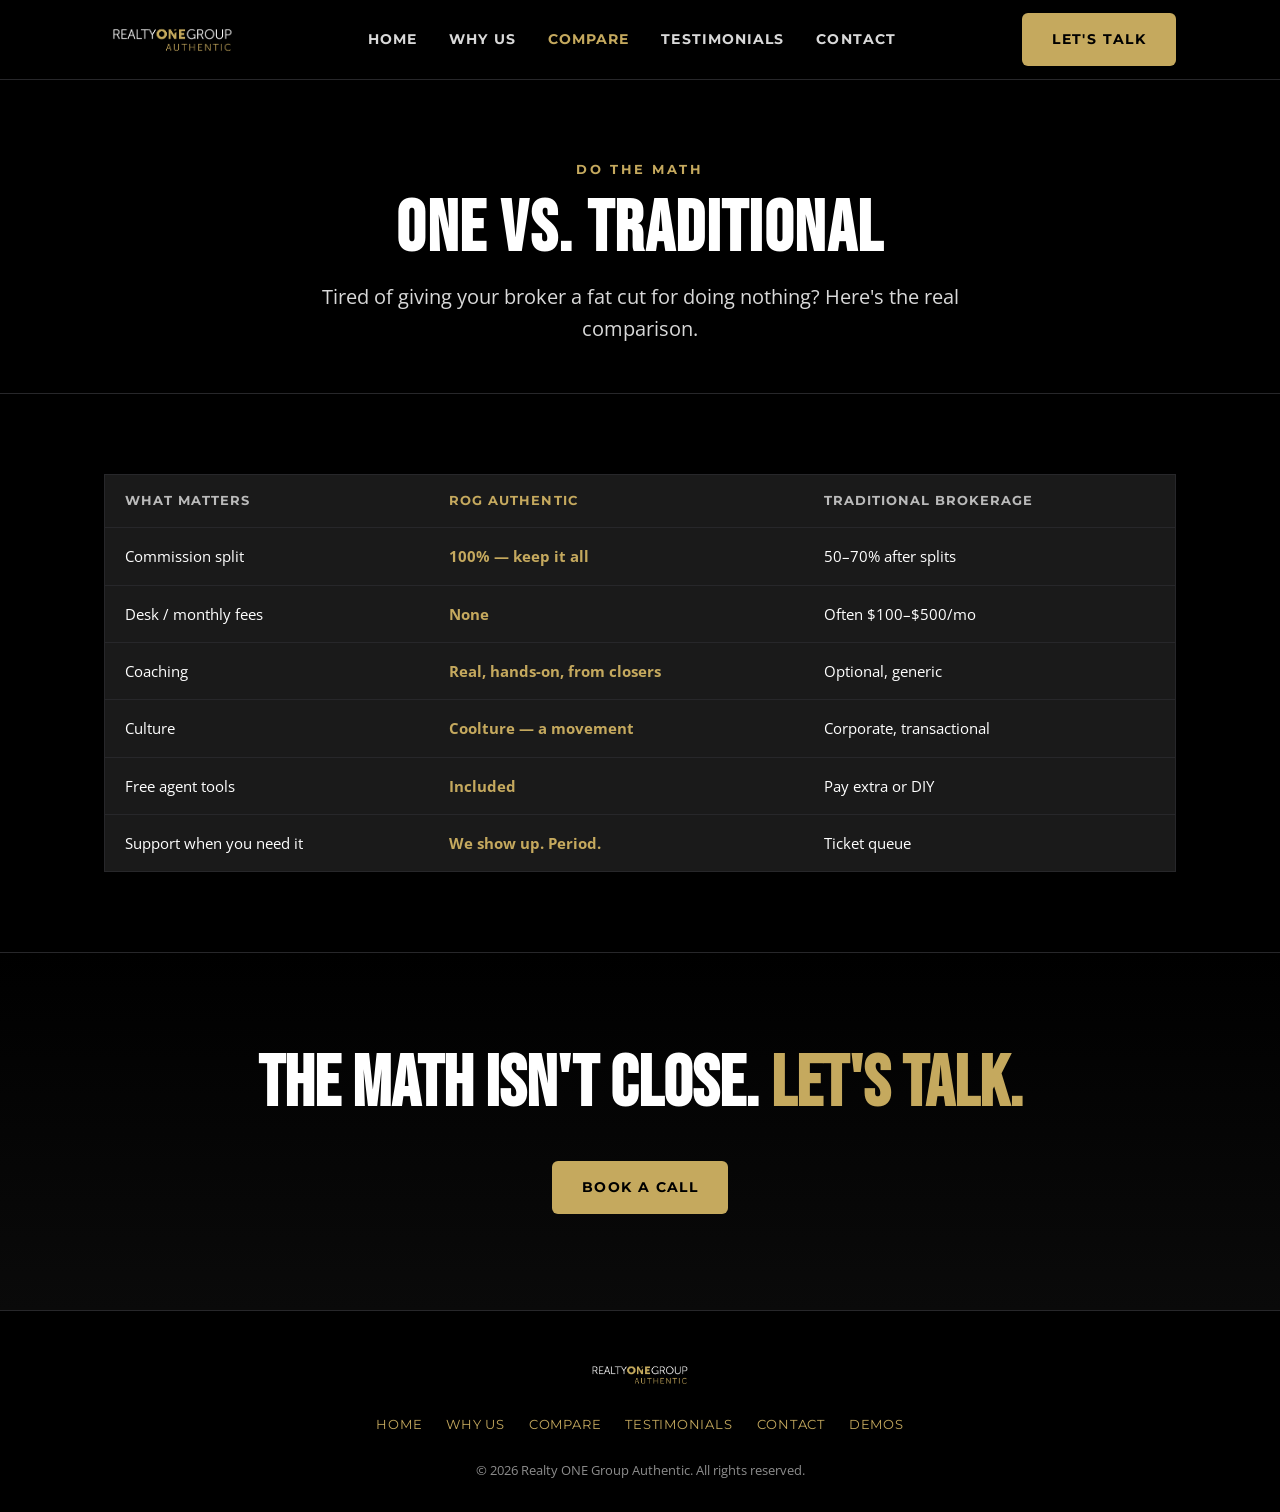
<file: compare.html>
<!DOCTYPE html>
<html lang="en">
<head>
<meta charset="UTF-8">
<meta name="viewport" content="width=device-width, initial-scale=1.0">
<title>Compare | Realty ONE Group Authentic</title>
<meta name="description" content="ROG Authentic vs. a traditional brokerage. Do the math.">
<link rel="icon" href="assets/favicon.png">
<link rel="stylesheet" href="styles.css">
</head>
<body>

<header class="site-header">
  <div class="container">
    <a class="logo" href="index.html"><img src="assets/logo-authentic.png" alt="Realty ONE Group Authentic"></a>
    <nav class="site-nav">
      <a class="nav-link" href="index.html">Home</a>
      <a class="nav-link" href="why-us.html">Why Us</a>
      <a class="nav-link active" href="compare.html">Compare</a>
      <a class="nav-link" href="testimonials.html">Testimonials</a>
      <a class="nav-link" href="contact.html">Contact</a>
    </nav>
    <a class="btn btn-gold nav-desktop-cta" href="contact.html">Let's Talk</a>
    <button class="nav-toggle" aria-label="Toggle navigation">Menu</button>
  </div>
</header>

<div class="page-header">
  <div class="container">
    <p class="eyebrow">Do the Math</p>
    <h1 class="display">ONE vs. Traditional</h1>
    <p class="lead">Tired of giving your broker a fat cut for doing nothing? Here's the real comparison.</p>
  </div>
</div>

<section>
  <div class="container">
    <div class="table-scroll">
    <table class="compare-table">
      <thead>
        <tr>
          <th>What Matters</th>
          <th class="rog-col">ROG Authentic</th>
          <th>Traditional Brokerage</th>
        </tr>
      </thead>
      <tbody>
        <tr>
          <td>Commission split</td>
          <td class="check">100% &mdash; keep it all</td>
          <td>50&ndash;70% after splits</td>
        </tr>
        <tr>
          <td>Desk / monthly fees</td>
          <td class="check">None</td>
          <td>Often $100&ndash;$500/mo</td>
        </tr>
        <tr>
          <td>Coaching</td>
          <td class="check">Real, hands-on, from closers</td>
          <td>Optional, generic</td>
        </tr>
        <tr>
          <td>Culture</td>
          <td class="check">Coolture &mdash; a movement</td>
          <td>Corporate, transactional</td>
        </tr>
        <tr>
          <td>Free agent tools</td>
          <td class="check">Included</td>
          <td>Pay extra or DIY</td>
        </tr>
        <tr>
          <td>Support when you need it</td>
          <td class="check">We show up. Period.</td>
          <td>Ticket queue</td>
        </tr>
      </tbody>
    </table>
    </div>
  </div>
</section>

<section class="final-cta">
  <div class="container">
    <h2 class="display">The math isn't close.<span class="gold-line"> Let's talk.</span></h2>
    <div class="cta-row">
      <a class="btn btn-gold" href="contact.html">Book a Call</a>
    </div>
  </div>
</section>

<footer class="site-footer">
  <div class="container">
    <div class="logo"><img src="assets/logo-authentic.png" alt="Realty ONE Group Authentic"></div>
    <nav>
      <a href="index.html">Home</a>
      <a href="why-us.html">Why Us</a>
      <a href="compare.html">Compare</a>
      <a href="testimonials.html">Testimonials</a>
      <a href="contact.html">Contact</a>
      <a href="demos/index.html">Demos</a>
    </nav>
    <p class="legal">&copy; 2026 Realty ONE Group Authentic. All rights reserved.</p>
  </div>
</footer>

<script src="nav.js"></script>
</body>
</html>
</file>
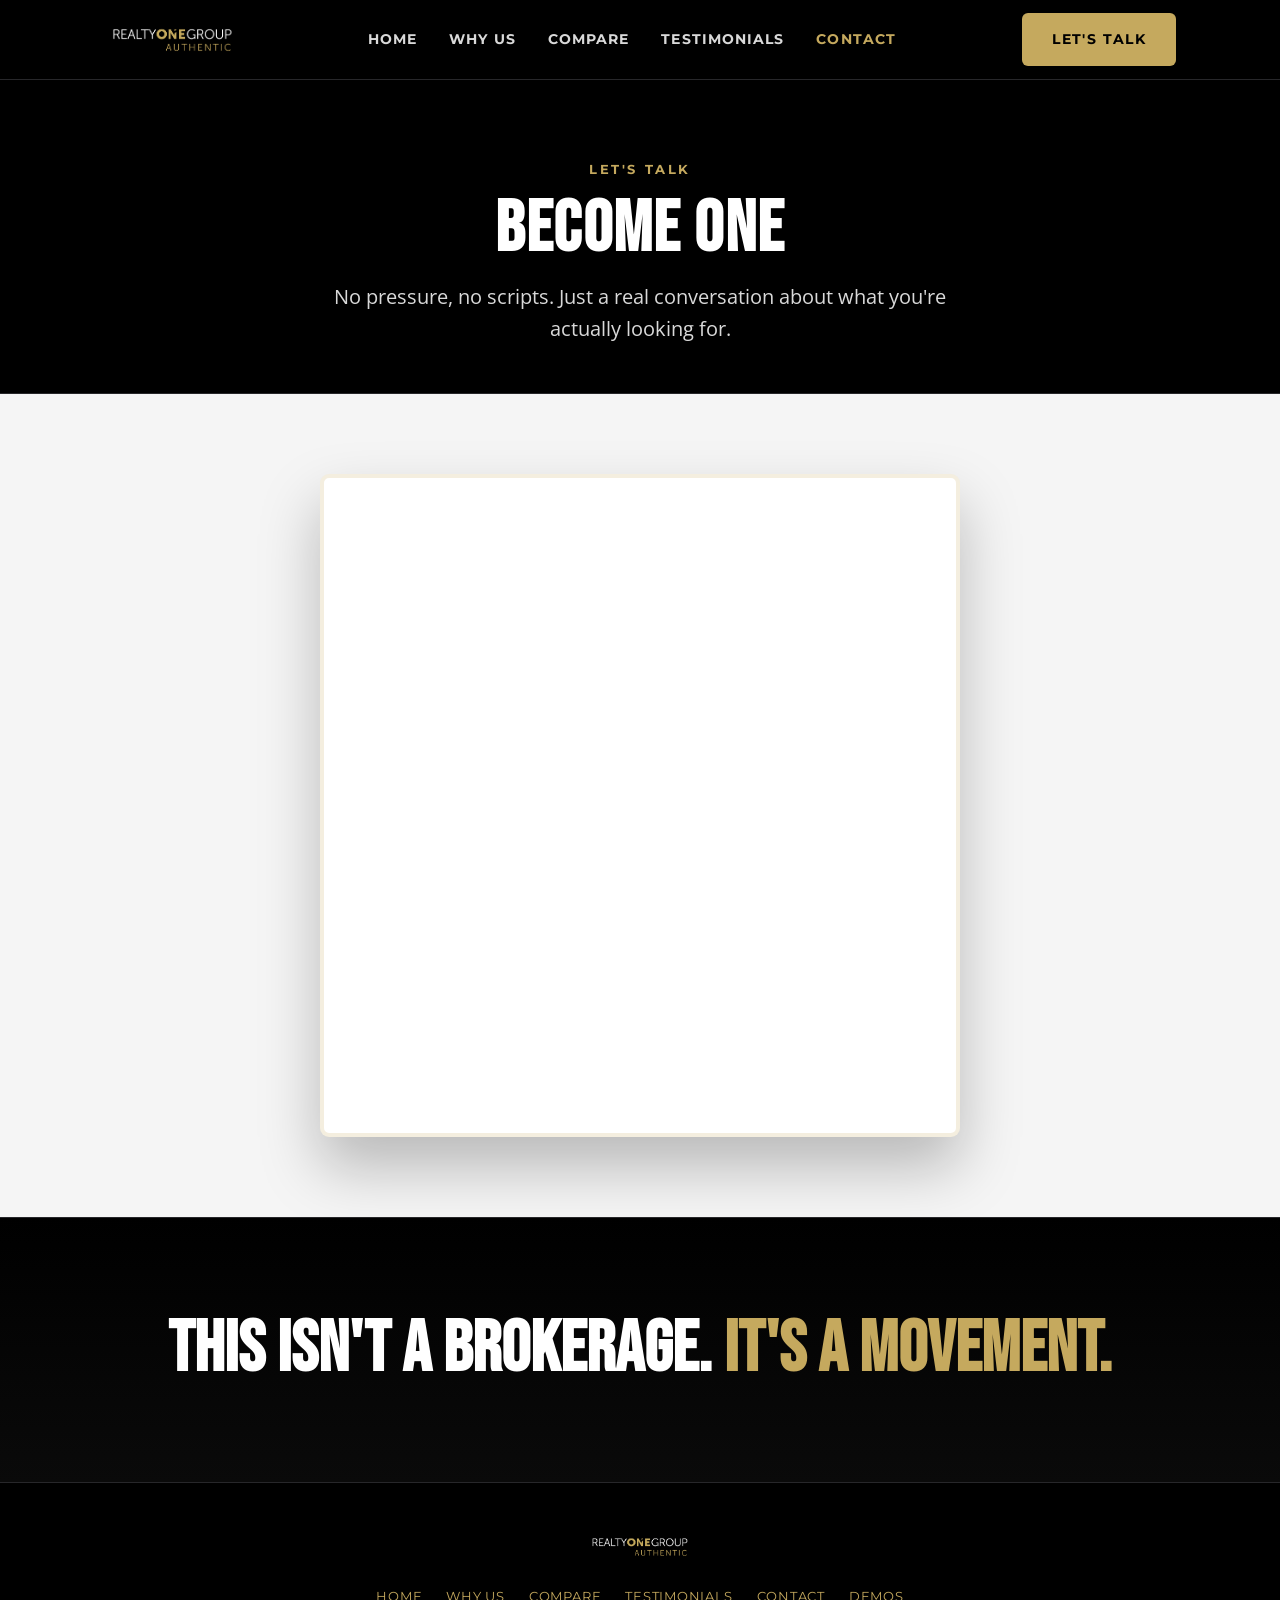
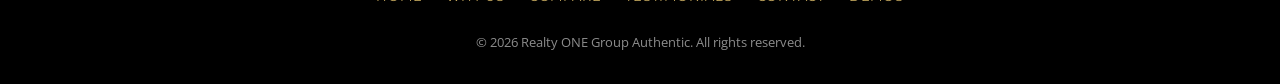
<file: contact.html>
<!DOCTYPE html>
<html lang="en">
<head>
<meta charset="UTF-8">
<meta name="viewport" content="width=device-width, initial-scale=1.0">
<title>Contact | Realty ONE Group Authentic</title>
<meta name="description" content="Ready to become ONE? Let's talk.">
<link rel="icon" href="assets/favicon.png">
<link rel="stylesheet" href="styles.css">
</head>
<body>

<header class="site-header">
  <div class="container">
    <a class="logo" href="index.html"><img src="assets/logo-authentic.png" alt="Realty ONE Group Authentic"></a>
    <nav class="site-nav">
      <a class="nav-link" href="index.html">Home</a>
      <a class="nav-link" href="why-us.html">Why Us</a>
      <a class="nav-link" href="compare.html">Compare</a>
      <a class="nav-link" href="testimonials.html">Testimonials</a>
      <a class="nav-link active" href="contact.html">Contact</a>
    </nav>
    <a class="btn btn-gold nav-desktop-cta" href="contact.html">Let's Talk</a>
    <button class="nav-toggle" aria-label="Toggle navigation">Menu</button>
  </div>
</header>

<div class="page-header">
  <div class="container">
    <p class="eyebrow">Let's Talk</p>
    <h1 class="display">Become ONE</h1>
    <p class="lead">No pressure, no scripts. Just a real conversation about what you're actually looking for.</p>
  </div>
</div>

<section class="light">
  <div class="container">
    <div class="contact-card contact-embed">
      <iframe style="border:none;width:100%;" id="my-form-f63uc7" src="https://opnform.com/forms/my-form-f63uc7"></iframe>
    </div>
  </div>
</section>

<section class="final-cta">
  <div class="container">
    <h2 class="display">This isn't a brokerage.<span class="gold-line"> It's a movement.</span></h2>
  </div>
</section>

<footer class="site-footer">
  <div class="container">
    <div class="logo"><img src="assets/logo-authentic.png" alt="Realty ONE Group Authentic"></div>
    <nav>
      <a href="index.html">Home</a>
      <a href="why-us.html">Why Us</a>
      <a href="compare.html">Compare</a>
      <a href="testimonials.html">Testimonials</a>
      <a href="contact.html">Contact</a>
      <a href="demos/index.html">Demos</a>
    </nav>
    <p class="legal">&copy; 2026 Realty ONE Group Authentic. All rights reserved.</p>
  </div>
</footer>

<script src="nav.js"></script>
<script src="https://opnform.com/widgets/opnform-sdk.min.js"></script>
<script>
  opnform.on('submit', function(data) {
    console.log('Form submitted:', data);
  });
</script>
</body>
</html>
</file>
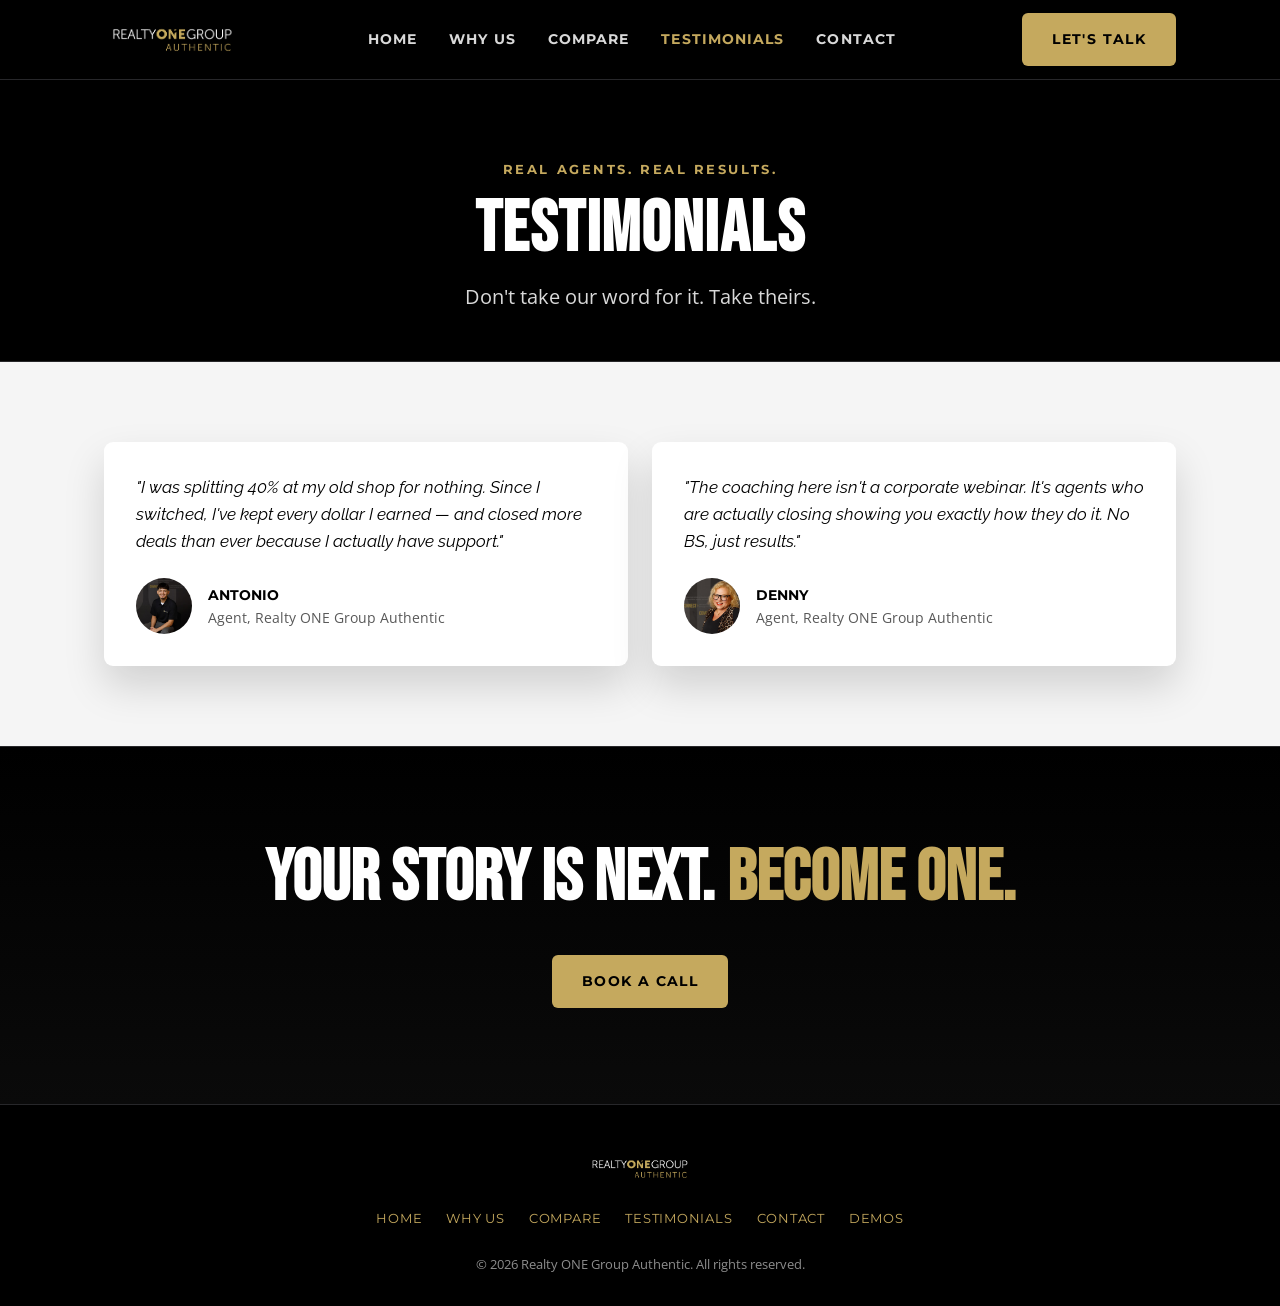
<file: testimonials.html>
<!DOCTYPE html>
<html lang="en">
<head>
<meta charset="UTF-8">
<meta name="viewport" content="width=device-width, initial-scale=1.0">
<title>Testimonials | Realty ONE Group Authentic</title>
<meta name="description" content="Real agents. Real results. Hear from the agents who made the switch to Realty ONE Group Authentic.">
<link rel="icon" href="assets/favicon.png">
<link rel="stylesheet" href="styles.css">
</head>
<body>

<header class="site-header">
  <div class="container">
    <a class="logo" href="index.html"><img src="assets/logo-authentic.png" alt="Realty ONE Group Authentic"></a>
    <nav class="site-nav">
      <a class="nav-link" href="index.html">Home</a>
      <a class="nav-link" href="why-us.html">Why Us</a>
      <a class="nav-link" href="compare.html">Compare</a>
      <a class="nav-link active" href="testimonials.html">Testimonials</a>
      <a class="nav-link" href="contact.html">Contact</a>
    </nav>
    <a class="btn btn-gold nav-desktop-cta" href="contact.html">Let's Talk</a>
    <button class="nav-toggle" aria-label="Toggle navigation">Menu</button>
  </div>
</header>

<div class="page-header">
  <div class="container">
    <p class="eyebrow">Real Agents. Real Results.</p>
    <h1 class="display">Testimonials</h1>
    <p class="lead">Don't take our word for it. Take theirs.</p>
  </div>
</div>

<section class="light">
  <div class="container">
    <div class="card-grid">
      <div class="testimonial-card">
        <p class="quote">"I was splitting 40% at my old shop for nothing. Since I switched, I've kept every dollar I earned &mdash; and closed more deals than ever because I actually have support."</p>
        <div class="agent">
          <img src="assets/agent-antonio.jpg" alt="Antonio">
          <div>
            <div class="name">Antonio</div>
            <div class="role">Agent, Realty ONE Group Authentic</div>
          </div>
        </div>
      </div>
      <div class="testimonial-card">
        <p class="quote">"The coaching here isn't a corporate webinar. It's agents who are actually closing showing you exactly how they do it. No BS, just results."</p>
        <div class="agent">
          <img src="assets/agent-denny.jpg" alt="Denny">
          <div>
            <div class="name">Denny</div>
            <div class="role">Agent, Realty ONE Group Authentic</div>
          </div>
        </div>
      </div>
    </div>
  </div>
</section>

<section class="final-cta">
  <div class="container">
    <h2 class="display">Your story is next.<span class="gold-line"> Become ONE.</span></h2>
    <div class="cta-row">
      <a class="btn btn-gold" href="contact.html">Book a Call</a>
    </div>
  </div>
</section>

<footer class="site-footer">
  <div class="container">
    <div class="logo"><img src="assets/logo-authentic.png" alt="Realty ONE Group Authentic"></div>
    <nav>
      <a href="index.html">Home</a>
      <a href="why-us.html">Why Us</a>
      <a href="compare.html">Compare</a>
      <a href="testimonials.html">Testimonials</a>
      <a href="contact.html">Contact</a>
      <a href="demos/index.html">Demos</a>
    </nav>
    <p class="legal">&copy; 2026 Realty ONE Group Authentic. All rights reserved.</p>
  </div>
</footer>

<script src="nav.js"></script>
</body>
</html>
</file>
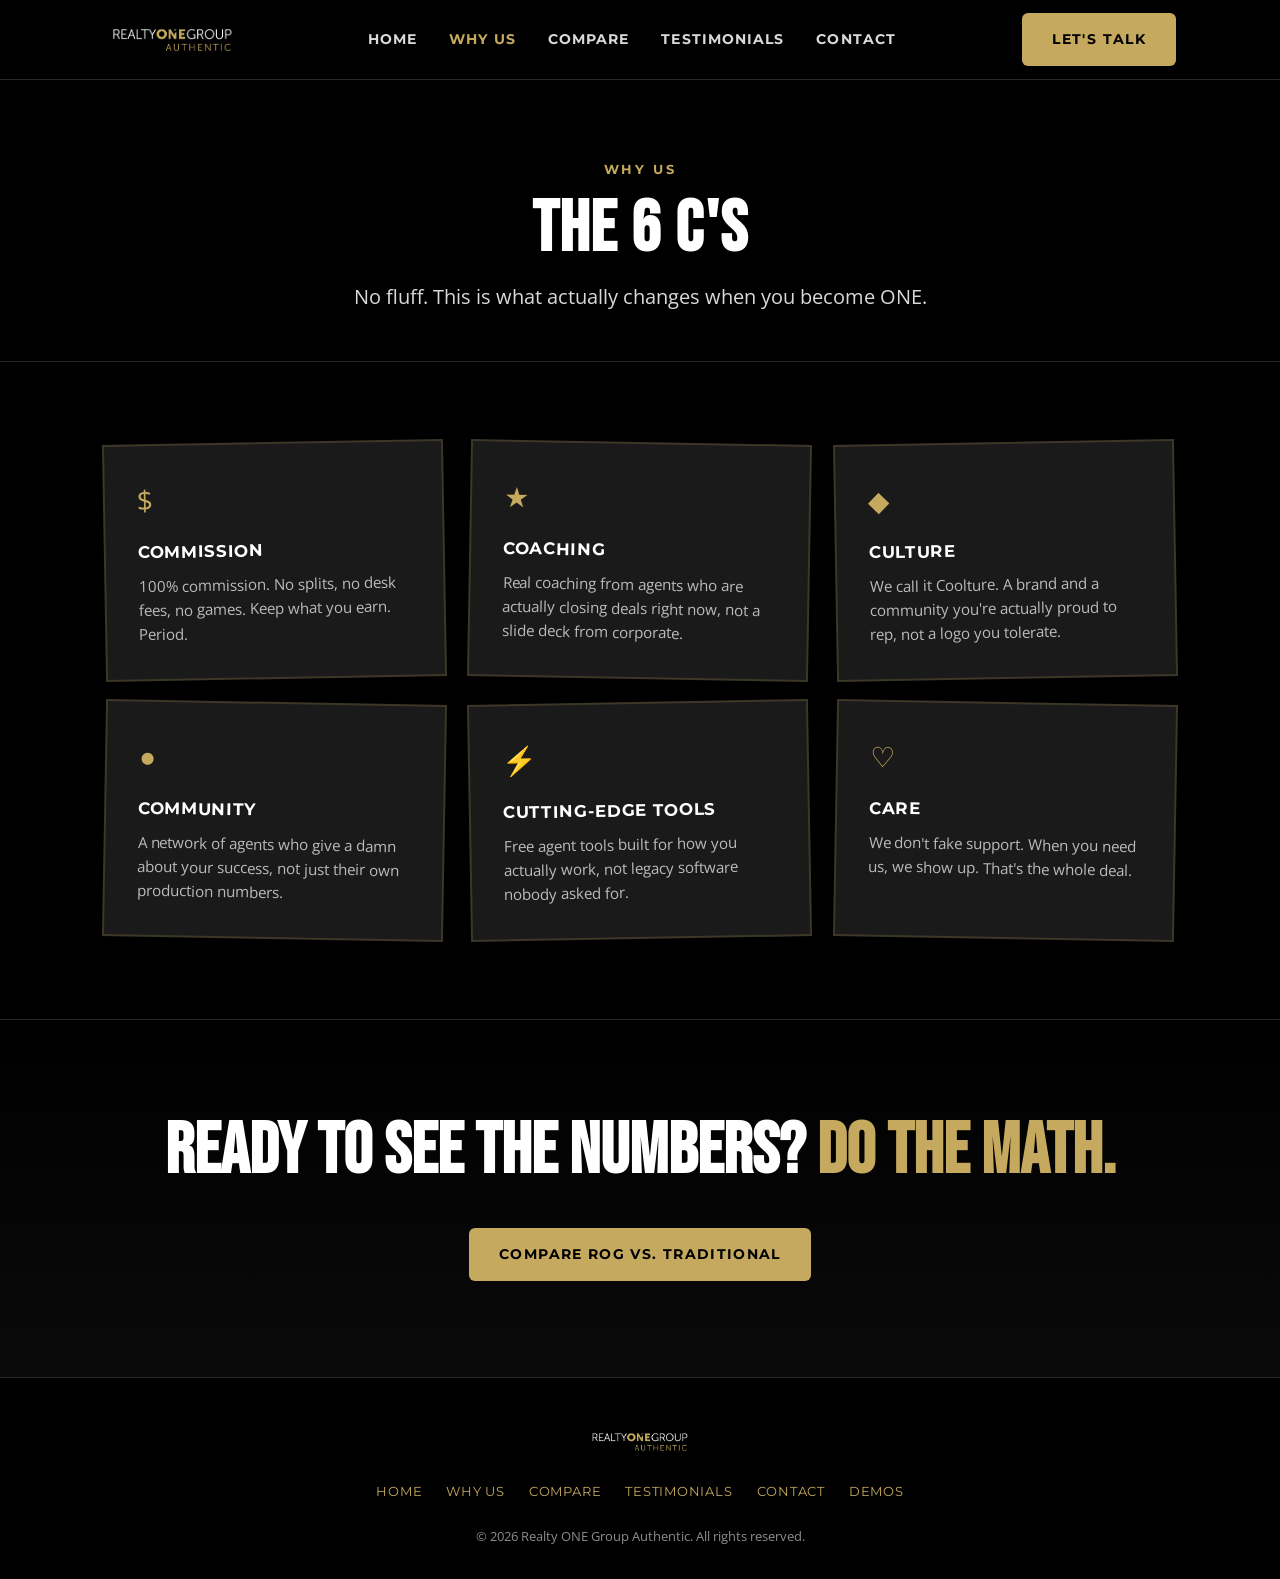
<file: why-us.html>
<!DOCTYPE html>
<html lang="en">
<head>
<meta charset="UTF-8">
<meta name="viewport" content="width=device-width, initial-scale=1.0">
<title>Why Us | Realty ONE Group Authentic</title>
<meta name="description" content="The 6 C's: why agents are leaving traditional brokerages for Realty ONE Group Authentic.">
<link rel="icon" href="assets/favicon.png">
<link rel="stylesheet" href="styles.css">
</head>
<body>

<header class="site-header">
  <div class="container">
    <a class="logo" href="index.html"><img src="assets/logo-authentic.png" alt="Realty ONE Group Authentic"></a>
    <nav class="site-nav">
      <a class="nav-link" href="index.html">Home</a>
      <a class="nav-link active" href="why-us.html">Why Us</a>
      <a class="nav-link" href="compare.html">Compare</a>
      <a class="nav-link" href="testimonials.html">Testimonials</a>
      <a class="nav-link" href="contact.html">Contact</a>
    </nav>
    <a class="btn btn-gold nav-desktop-cta" href="contact.html">Let's Talk</a>
    <button class="nav-toggle" aria-label="Toggle navigation">Menu</button>
  </div>
</header>

<div class="page-header">
  <div class="container">
    <p class="eyebrow">Why Us</p>
    <h1 class="display">The 6 C's</h1>
    <p class="lead">No fluff. This is what actually changes when you become ONE.</p>
  </div>
</div>

<section>
  <div class="container">
    <div class="card-grid">
      <div class="feature-card">
        <div class="icon">&#36;</div>
        <h3>Commission</h3>
        <p>100% commission. No splits, no desk fees, no games. Keep what you earn. Period.</p>
      </div>
      <div class="feature-card">
        <div class="icon">&#9733;</div>
        <h3>Coaching</h3>
        <p>Real coaching from agents who are actually closing deals right now, not a slide deck from corporate.</p>
      </div>
      <div class="feature-card">
        <div class="icon">&#9670;</div>
        <h3>Culture</h3>
        <p>We call it Coolture. A brand and a community you're actually proud to rep, not a logo you tolerate.</p>
      </div>
      <div class="feature-card">
        <div class="icon">&#9679;</div>
        <h3>Community</h3>
        <p>A network of agents who give a damn about your success, not just their own production numbers.</p>
      </div>
      <div class="feature-card">
        <div class="icon">&#9889;</div>
        <h3>Cutting-Edge Tools</h3>
        <p>Free agent tools built for how you actually work, not legacy software nobody asked for.</p>
      </div>
      <div class="feature-card">
        <div class="icon">&#9825;</div>
        <h3>Care</h3>
        <p>We don't fake support. When you need us, we show up. That's the whole deal.</p>
      </div>
    </div>
  </div>
</section>

<section class="final-cta">
  <div class="container">
    <h2 class="display">Ready to see the numbers?<span class="gold-line"> Do the math.</span></h2>
    <div class="cta-row">
      <a class="btn btn-gold" href="compare.html">Compare ROG vs. Traditional</a>
    </div>
  </div>
</section>

<footer class="site-footer">
  <div class="container">
    <div class="logo"><img src="assets/logo-authentic.png" alt="Realty ONE Group Authentic"></div>
    <nav>
      <a href="index.html">Home</a>
      <a href="why-us.html">Why Us</a>
      <a href="compare.html">Compare</a>
      <a href="testimonials.html">Testimonials</a>
      <a href="contact.html">Contact</a>
      <a href="demos/index.html">Demos</a>
    </nav>
    <p class="legal">&copy; 2026 Realty ONE Group Authentic. All rights reserved.</p>
  </div>
</footer>

<script src="nav.js"></script>
</body>
</html>
</file>
<file: styles.css>
@import url('fonts-local.css');

:root {
  --gold: #c5a95e;
  --black: #000000;
  --white: #ffffff;
  --surface-light: #f5f5f5;
  --surface-dark: #1a1a1a;
  --border-dark: #27272a;
  --border-light: #e3e3e3;
  --text-on-dark-2: rgba(255,255,255,.85);
  --text-on-dark-3: rgba(255,255,255,.70);
  --text-on-dark-4: rgba(255,255,255,.55);
  --text-on-light-muted: #595959;
  --gold-10: rgba(197,169,94,.10);
  --gold-20: rgba(197,169,94,.20);
  --gold-30: rgba(197,169,94,.30);

  --font-display: 'Bebas Neue', 'Anton', sans-serif;
  --font-sans: 'Open Sans', sans-serif;
  --font-label: 'Montserrat', sans-serif;
  --font-quote: 'Raleway', sans-serif;
}

* { margin: 0; padding: 0; box-sizing: border-box; }

html { scroll-behavior: smooth; }

body {
  background: var(--black);
  color: var(--white);
  font-family: var(--font-sans);
  line-height: 1.6;
}

img { max-width: 100%; display: block; }

a { color: inherit; text-decoration: none; }

.container {
  max-width: 1120px;
  margin: 0 auto;
  padding: 0 1.5rem;
}

/* ---- Header ---- */
header.site-header {
  position: sticky;
  top: 0;
  z-index: 50;
  height: 80px;
  background: var(--black);
  border-bottom: 1px solid var(--border-dark);
}

header.site-header .container {
  height: 100%;
  display: flex;
  align-items: center;
  justify-content: space-between;
}

header.site-header .logo img {
  height: 40px;
}

nav.site-nav {
  display: flex;
  align-items: center;
  gap: 2rem;
}

nav.site-nav a.nav-link {
  font-family: var(--font-label);
  font-size: 0.85rem;
  font-weight: 700;
  letter-spacing: 0.08em;
  text-transform: uppercase;
  color: var(--text-on-dark-2);
  transition: color 0.2s;
}

nav.site-nav a.nav-link:hover,
nav.site-nav a.nav-link.active {
  color: var(--gold);
}

/* ---- Buttons ---- */
.btn {
  display: inline-flex;
  align-items: center;
  gap: 0.5rem;
  font-family: var(--font-label);
  font-weight: 700;
  font-size: 0.85rem;
  letter-spacing: 0.1em;
  text-transform: uppercase;
  padding: 0.85rem 1.75rem;
  border-radius: 6px;
  border: 2px solid transparent;
  cursor: pointer;
  transition: all 0.2s;
}

.btn-gold {
  background: var(--gold);
  color: var(--black);
}

.btn-gold:hover {
  background: #d8bd78;
}

.btn-outline {
  background: transparent;
  color: var(--white);
  border-color: var(--gold-30);
}

.btn-outline:hover {
  border-color: var(--gold);
  color: var(--gold);
}

/* ---- Hero ---- */
.hero {
  position: relative;
  min-height: 88vh;
  display: flex;
  align-items: center;
  background-size: cover;
  background-position: center;
  overflow: hidden;
}

.hero::before {
  content: '';
  position: absolute;
  inset: 0;
  background: linear-gradient(to top, black, rgba(0,0,0,.95) 40%, rgba(0,0,0,.75));
}

.hero .container {
  position: relative;
  z-index: 1;
}

.eyebrow {
  font-family: var(--font-label);
  font-size: 0.8rem;
  font-weight: 700;
  letter-spacing: 0.2em;
  text-transform: uppercase;
  color: var(--gold);
  margin-bottom: 1rem;
}

h1.display {
  font-family: var(--font-display);
  text-transform: uppercase;
  font-size: clamp(2.75rem, 8vw, 6.5rem);
  line-height: 0.95;
  letter-spacing: 0.02em;
  color: var(--white);
}

h1.display .gold-line {
  color: var(--gold);
  display: block;
}

.lead {
  font-size: clamp(1.05rem, 2vw, 1.25rem);
  color: var(--text-on-dark-2);
  max-width: 640px;
  margin-top: 1.5rem;
}

.cta-row {
  display: flex;
  flex-wrap: wrap;
  gap: 1rem;
  margin-top: 2.5rem;
}

.pill-row {
  display: flex;
  flex-wrap: wrap;
  gap: 0.75rem;
  margin-top: 2.5rem;
}

.pill {
  font-family: var(--font-label);
  font-size: 0.75rem;
  font-weight: 700;
  letter-spacing: 0.08em;
  text-transform: uppercase;
  color: var(--white);
  background: rgba(0,0,0,.6);
  border: 1px solid var(--gold-30);
  border-radius: 999px;
  padding: 0.5rem 1rem;
}

/* ---- Page header (non-hero pages) ---- */
.page-header {
  padding: 5rem 0 3rem;
  text-align: center;
  border-bottom: 1px solid var(--border-dark);
}

.page-header h1.display {
  font-size: clamp(2.5rem, 6vw, 4.5rem);
}

.page-header p.lead {
  margin: 1rem auto 0;
  text-align: center;
}

/* ---- Section ---- */
section {
  padding: 5rem 0;
}

section.light {
  background: var(--surface-light);
  color: var(--black);
}

.section-heading {
  text-align: center;
  max-width: 640px;
  margin: 0 auto 3rem;
}

.section-heading h2.display {
  font-family: var(--font-display);
  text-transform: uppercase;
  font-size: clamp(2rem, 4vw, 3rem);
  color: var(--gold);
  line-height: 1;
}

section.light .section-heading h2.display {
  color: var(--black);
}

.section-heading p {
  margin-top: 1rem;
  color: var(--text-on-dark-3);
}

section.light .section-heading p {
  color: var(--text-on-light-muted);
}

/* ---- Feature / 6 C's cards ---- */
.card-grid {
  display: grid;
  grid-template-columns: repeat(auto-fit, minmax(260px, 1fr));
  gap: 1.5rem;
}

.feature-card {
  background: var(--surface-dark);
  border: 2px solid var(--gold-20);
  padding: 2rem;
  transition: border-color 0.2s;
}

.feature-card:nth-child(odd) { transform: rotate(-1deg); }
.feature-card:nth-child(even) { transform: rotate(1deg); }

.feature-card:hover {
  border-color: var(--gold);
}

.feature-card .icon {
  color: var(--gold);
  font-size: 1.75rem;
  margin-bottom: 1rem;
}

.feature-card h3 {
  font-family: var(--font-label);
  text-transform: uppercase;
  font-size: 1.05rem;
  letter-spacing: 0.04em;
  margin-bottom: 0.5rem;
}

.feature-card p {
  color: var(--text-on-dark-3);
  font-size: 0.95rem;
}

/* ---- Comparison table ---- */
.table-scroll {
  overflow-x: auto;
}

.compare-table {
  width: 100%;
  min-width: 560px;
  border-collapse: collapse;
  background: var(--surface-dark);
  border: 1px solid var(--border-dark);
}

.compare-table th, .compare-table td {
  padding: 1rem 1.25rem;
  text-align: left;
  border-bottom: 1px solid var(--border-dark);
  font-size: 0.95rem;
}

.compare-table th {
  font-family: var(--font-label);
  text-transform: uppercase;
  font-size: 0.8rem;
  letter-spacing: 0.08em;
  color: var(--text-on-dark-3);
}

.compare-table th.rog-col {
  color: var(--gold);
}

.compare-table td.check {
  color: var(--gold);
  font-weight: 700;
}

.compare-table tr:last-child td { border-bottom: none; }

/* ---- Testimonials ---- */
.testimonial-card {
  background: var(--white);
  color: var(--black);
  border-radius: 9px;
  padding: 2rem;
  box-shadow: 0 20px 40px rgba(0,0,0,.15);
}

.testimonial-card .quote {
  font-family: var(--font-quote);
  font-style: italic;
  font-size: 1.05rem;
  margin-bottom: 1.5rem;
}

.testimonial-card .agent {
  display: flex;
  align-items: center;
  gap: 1rem;
}

.testimonial-card .agent img {
  width: 56px;
  height: 56px;
  border-radius: 50%;
  object-fit: cover;
}

.testimonial-card .agent .name {
  font-family: var(--font-label);
  font-weight: 700;
  text-transform: uppercase;
  font-size: 0.9rem;
}

.testimonial-card .agent .role {
  color: var(--text-on-light-muted);
  font-size: 0.85rem;
}

/* ---- Contact form ---- */
.contact-card {
  background: var(--white);
  color: var(--black);
  max-width: 640px;
  margin: 0 auto;
  padding: 2.5rem;
  border: 4px solid var(--gold-20);
  border-radius: 9px;
  box-shadow: 0 30px 60px rgba(0,0,0,.25);
}

.contact-embed {
  padding: 1.5rem;
}

.contact-embed iframe {
  min-height: 600px;
}

/* ---- Final CTA band ---- */
.final-cta {
  text-align: center;
  padding: 6rem 0;
  background: linear-gradient(180deg, #000 0%, #0a0a0a 100%);
  border-top: 1px solid var(--border-dark);
}

.final-cta h2.display {
  font-family: var(--font-display);
  text-transform: uppercase;
  font-size: clamp(2.25rem, 6vw, 4.5rem);
  line-height: 1;
}

.final-cta .gold-line { color: var(--gold); }

.final-cta .cta-row { justify-content: center; }

/* ---- Footer ---- */
footer.site-footer {
  background: var(--black);
  border-top: 1px solid var(--border-dark);
  padding: 3rem 0 2rem;
  text-align: center;
}

footer.site-footer .logo img {
  height: 32px;
  margin: 0 auto 1.5rem;
}

footer.site-footer nav {
  display: flex;
  justify-content: center;
  gap: 1.5rem;
  flex-wrap: wrap;
  margin-bottom: 1.5rem;
}

footer.site-footer nav a {
  font-family: var(--font-label);
  font-size: 0.8rem;
  letter-spacing: 0.06em;
  text-transform: uppercase;
  color: var(--gold);
}

footer.site-footer nav a:hover { color: var(--white); }

footer.site-footer .legal {
  font-size: 0.8rem;
  color: var(--text-on-dark-4);
}

/* ---- Mobile nav ---- */
.nav-toggle { display: none; }

@media (max-width: 780px) {
  nav.site-nav { display: none; }
  .nav-desktop-cta { display: none; }
  header.site-header .logo img { height: 32px; }
  .nav-toggle {
    display: inline-flex;
    background: transparent;
    border: 1px solid var(--gold-30);
    color: var(--gold);
    border-radius: 6px;
    padding: 0.5rem 0.75rem;
    font-family: var(--font-label);
    font-size: 0.75rem;
    text-transform: uppercase;
  }
  nav.site-nav.open {
    display: flex;
    flex-direction: column;
    position: absolute;
    top: 80px;
    left: 0;
    right: 0;
    background: var(--black);
    border-bottom: 1px solid var(--border-dark);
    padding: 1.5rem;
    gap: 1.25rem;
  }
}
</file>
